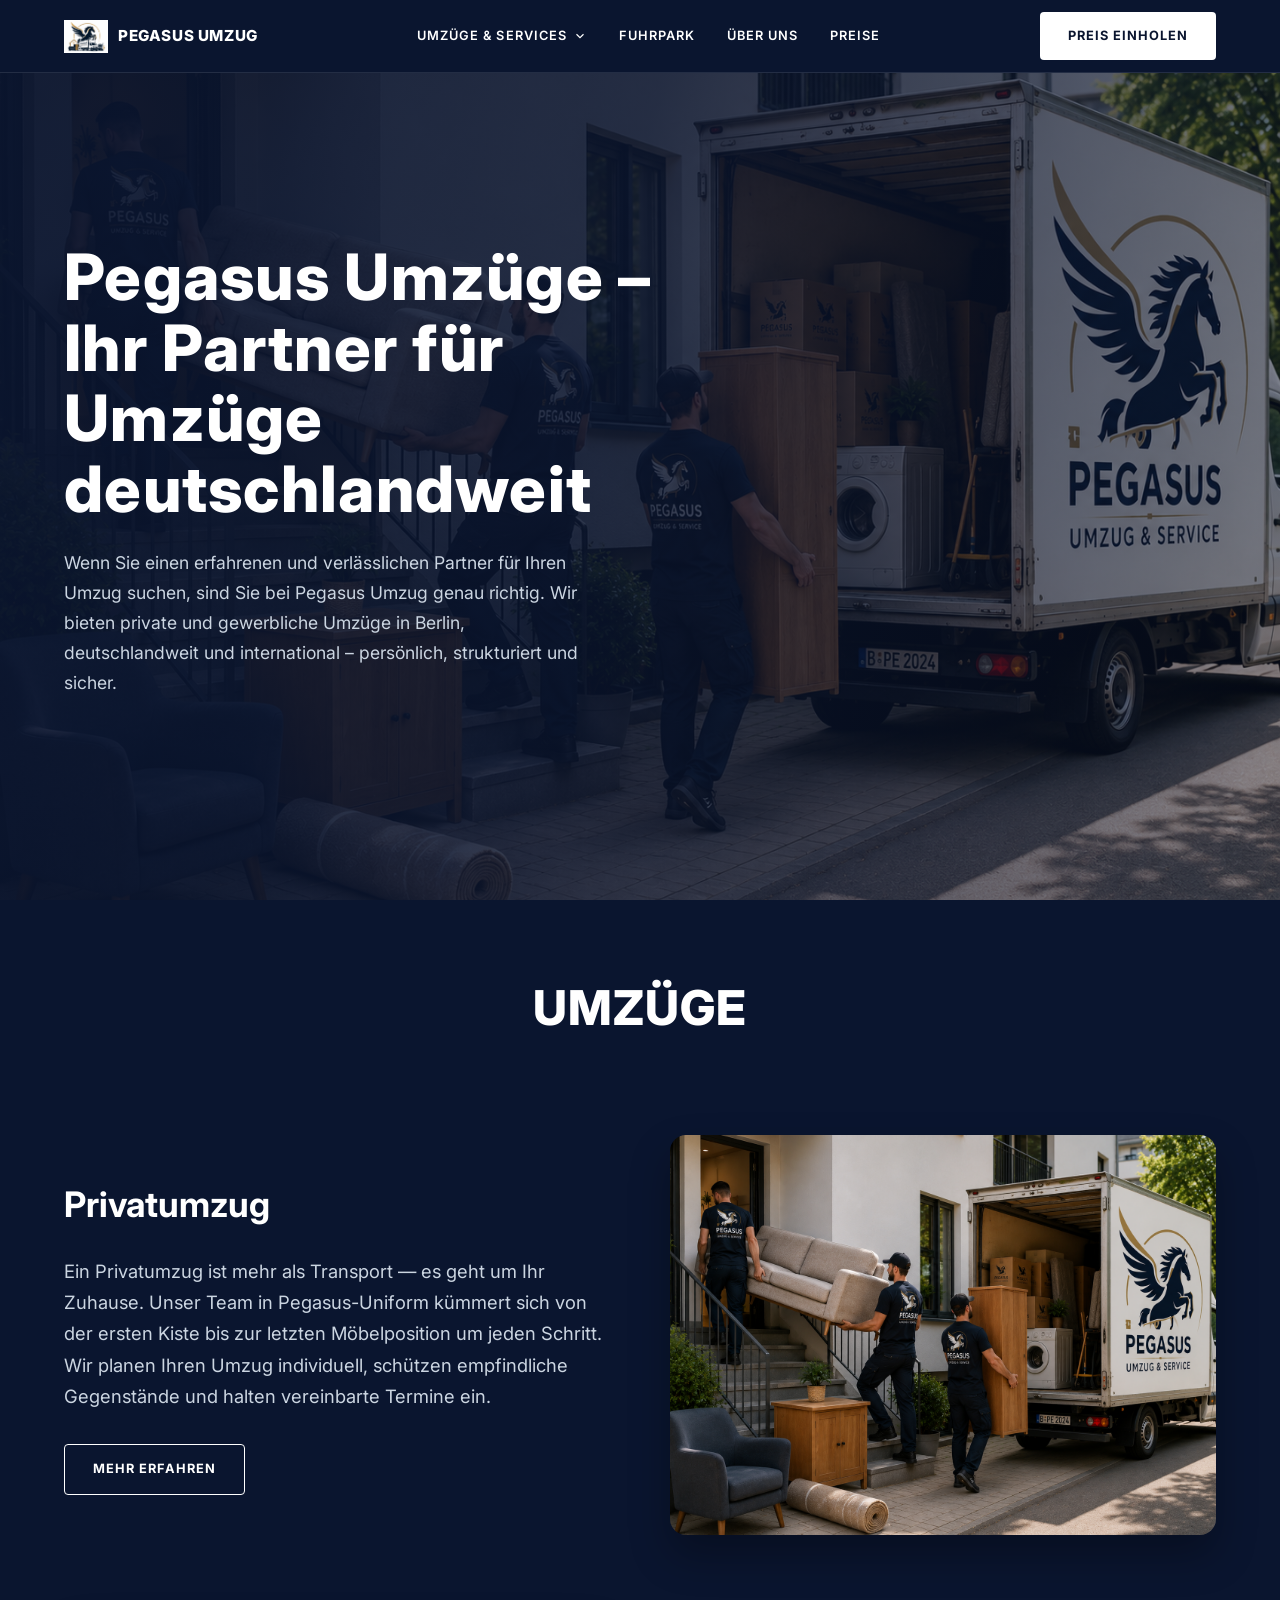
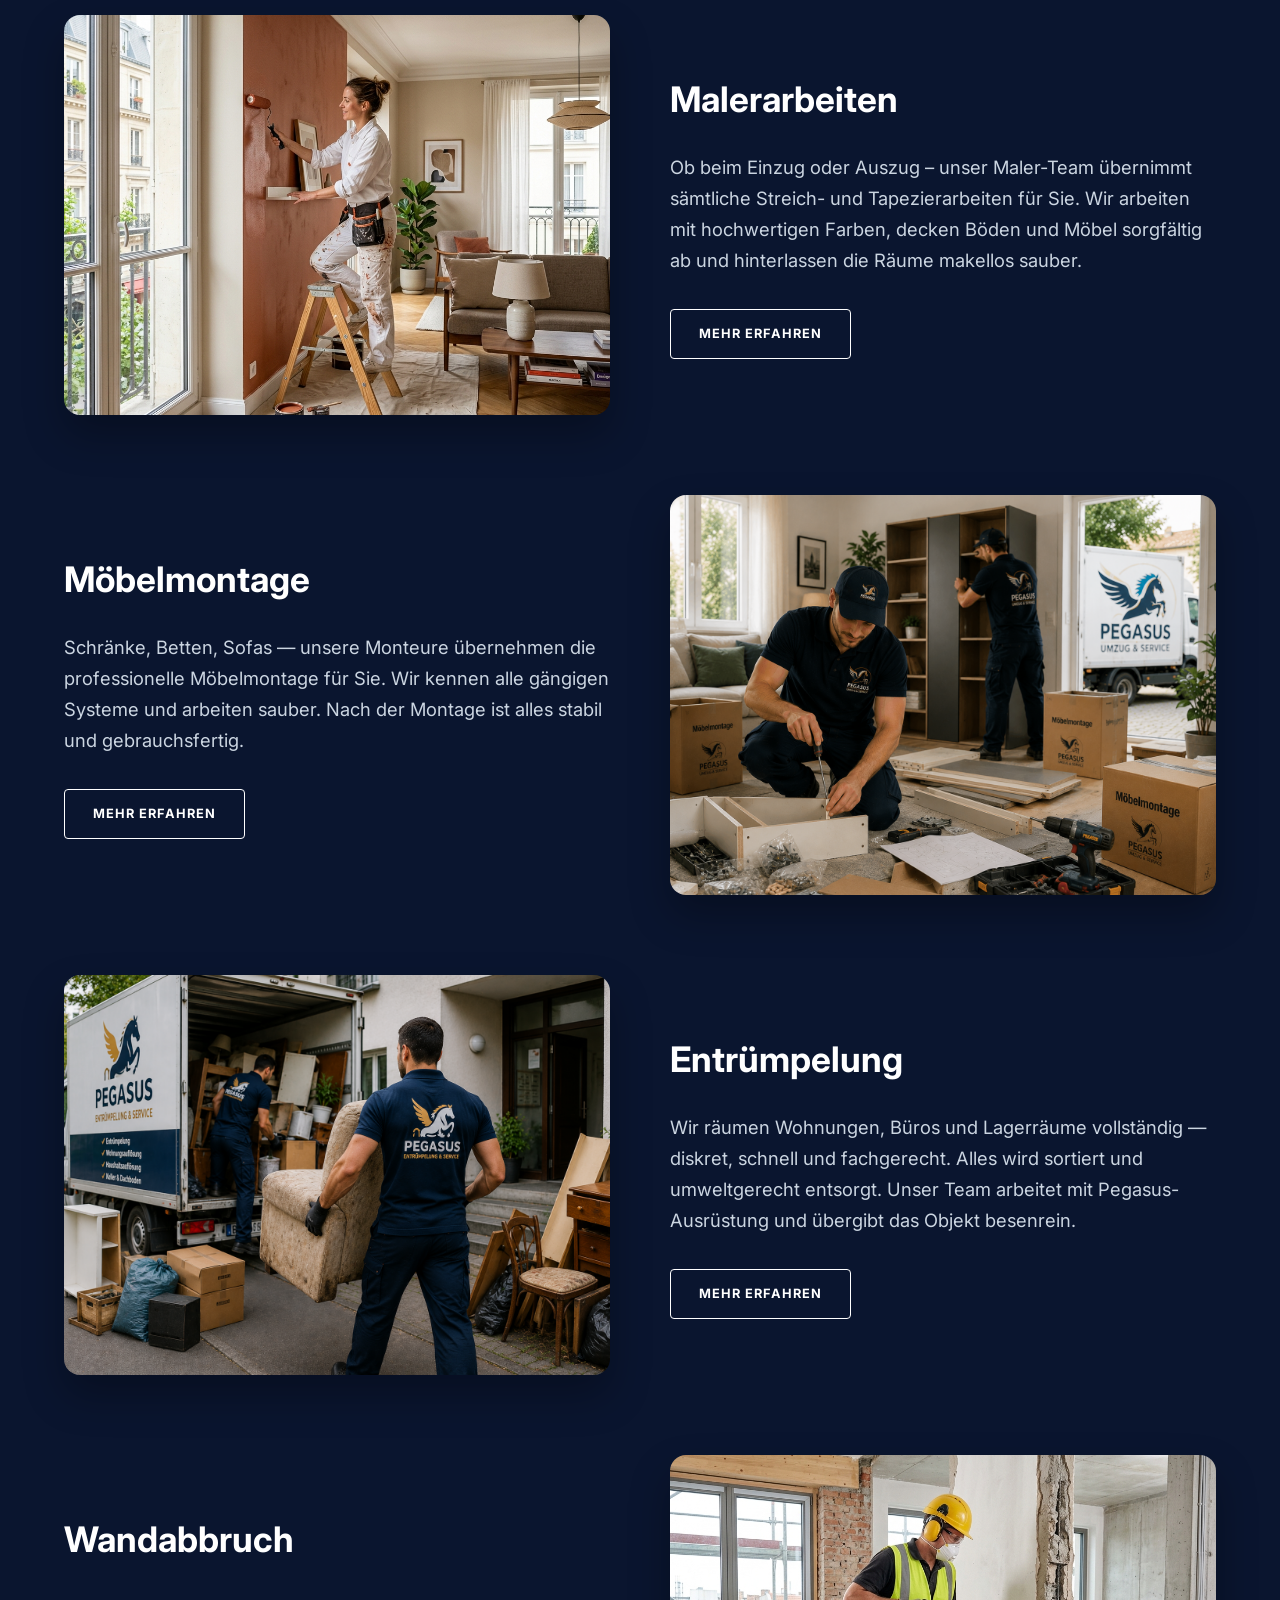
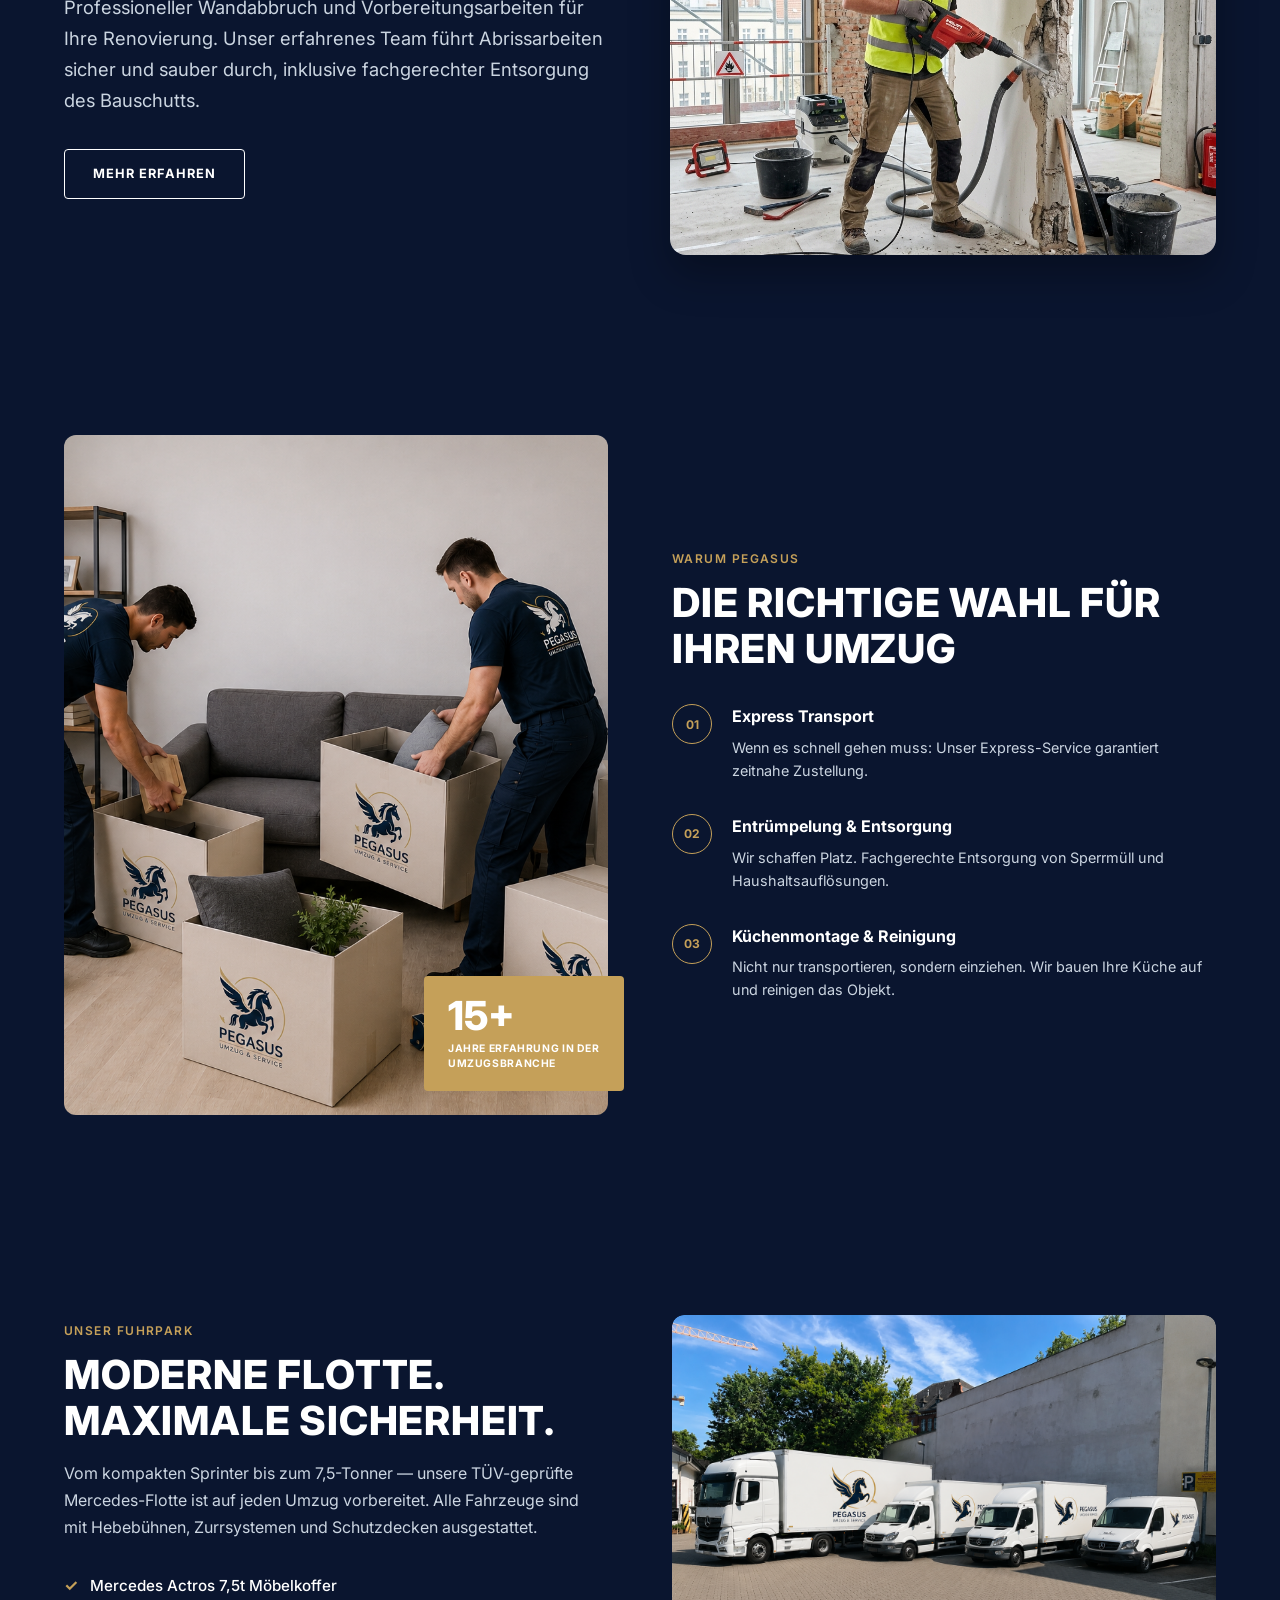
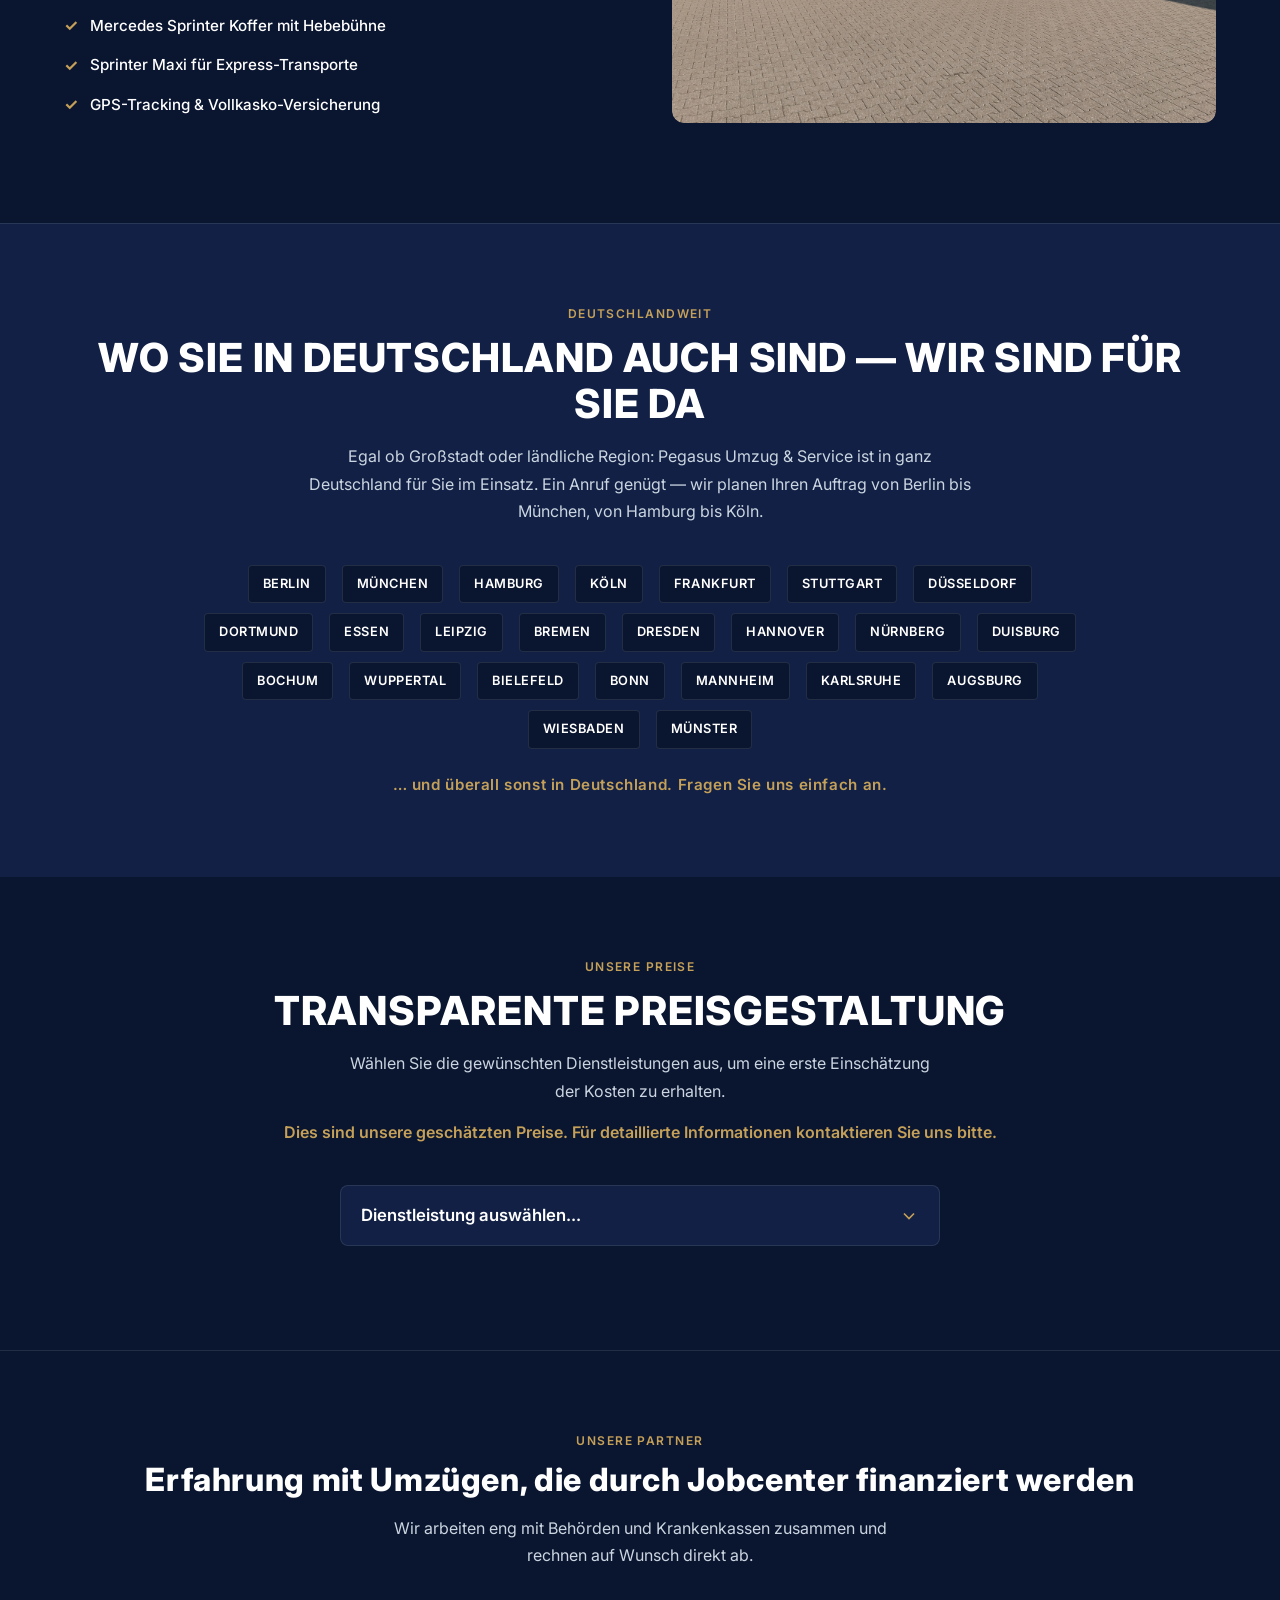
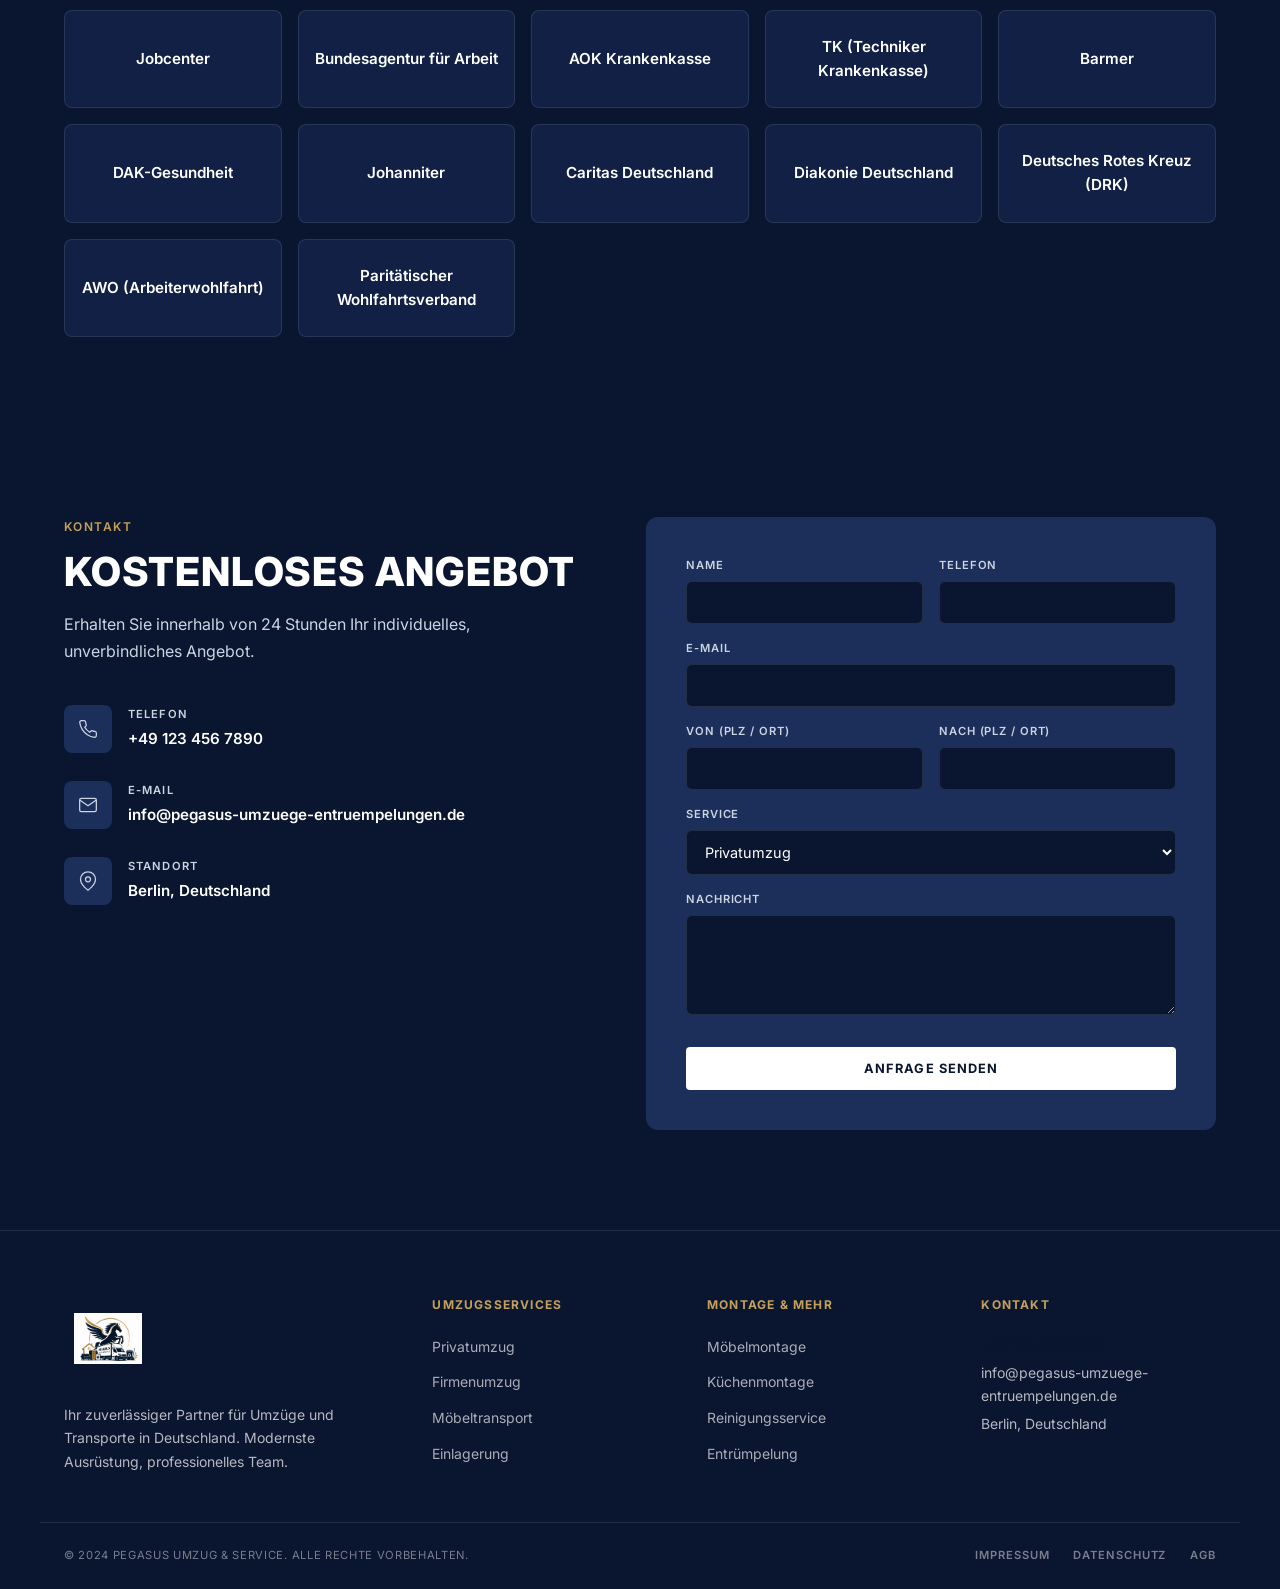
<file: index.html>
<!DOCTYPE html>
<html lang="de">
<head>
  <meta charset="UTF-8" />
  <meta name="viewport" content="width=device-width, initial-scale=1.0" />
  <title>PEGASUS UMZUG — Premium Umzugsservice in Deutschland</title>
  <link rel="preconnect" href="https://fonts.googleapis.com" />
  <link rel="preconnect" href="https://fonts.gstatic.com" crossorigin />
  <link href="https://fonts.googleapis.com/css2?family=Inter:wght@400;500;600;700;800&display=swap" rel="stylesheet" />
  <link rel="stylesheet" href="styles.css?v=4" />
</head>
<body>
  <!-- Header -->
  <header class="header" id="header">

    <div class="container header__inner">
      <a href="index.html" class="logo">
        <img src="images/logo.png" alt="Pegasus Umzug Logo" class="logo__img" />
        <span class="logo__text">PEGASUS UMZUG</span>
      </a>
      <nav class="nav" id="nav">
        <div class="nav__item has-dropdown">
          <a href="#services" class="nav__link">UMZÜGE & SERVICES <svg viewBox="0 0 24 24" width="14" height="14" fill="none" stroke="currentColor" stroke-width="2"><polyline points="6 9 12 15 18 9"/></svg></a>
          <div class="nav__dropdown mega-menu">
            <a href="service.html?s=privatumzug">PRIVATUMZUG</a>
            <a href="service.html?s=firmenumzug">FIRMENUMZUG</a>
            <a href="service.html?s=behoerdenumzug">BEHÖRDENUMZUG</a>
            <a href="service.html?s=seniorenumzug">SENIORENUMZUG</a>
            <a href="service.html?s=moebeltransport">MÖBELTRANSPORT</a>
            <a href="service.html?s=kleintransport">KLEINTRANSPORT</a>
            <a href="service.html?s=transportservice">TRANSPORTSERVICE</a>
            <a href="service.html?s=express-transport">EXPRESS TRANSPORT</a>
            <a href="service.html?s=beiladung">BEILADUNG</a>
            <a href="service.html?s=einlagerung">EINLAGERUNG</a>
            <a href="service.html?s=halteverbotszone">HALTEVERBOTSZONE</a>
            <a href="service.html?s=moebelmontage">MÖBELMONTAGE</a>
            <a href="service.html?s=kuechenmontage">KÜCHENMONTAGE</a>
            <a href="service.html?s=malerarbeiten">MALERARBEITEN</a>
            <a href="service.html?s=wandabbruch">WANDABBRUCH</a>
            <a href="service.html?s=entruempelung">ENTRÜMPELUNG</a>
            <a href="service.html?s=sperrmuellentsorgung">SPERRMÜLL</a>
            <a href="service.html?s=kelleraufloesung">KELLERAUFLÖSUNG</a>
            <a href="service.html?s=haushaltsaufloesung">HAUSHALTSAUFLÖSUNG</a>
            <a href="service.html?s=verpackungsservice">VERPACKUNG</a>
            <a href="service.html?s=reinigungsservice">REINIGUNGSSERVICE</a>
            <a href="service.html?s=gartenreinigung">GARTENREINIGUNG</a>
          </div>
        </div>

        <div class="nav__item">
          <a href="#fuhrpark" class="nav__link">FUHRPARK</a>
        </div>
        <div class="nav__item">
          <a href="#ueber-uns" class="nav__link">ÜBER UNS</a>
        </div>
        <div class="nav__item">
          <a href="#preise" class="nav__link">PREISE</a>
        </div>
      </nav>
      <a href="#kontakt" class="btn btn--primary header__cta">PREIS EINHOLEN</a>
      <button class="menu-toggle" id="menuToggle" aria-label="Menü öffnen">
        <span></span><span></span><span></span>
      </button>
    </div>
  </header>

  <!-- Hero -->
  <section class="hero" id="hero">
    <div class="hero__bg">
      <img src="images/ChatGPT Image 21 May 2026 16_20_04.png" alt="Pegasus Umzug Team" />
      <div class="hero__overlay"></div>
    </div>
    <div class="container hero__inner hero__inner--flex">
      <div class="hero__content">
        <h1 class="hero__title">
          Pegasus Umzüge – Ihr Partner für Umzüge deutschlandweit
        </h1>
        <p class="hero__desc">
          Wenn Sie einen erfahrenen und verlässlichen Partner für Ihren Umzug suchen, sind Sie bei Pegasus Umzug genau richtig. Wir bieten private und gewerbliche Umzüge in Berlin, deutschlandweit und international – persönlich, strukturiert und sicher.
        </p>
      </div>
    </div>
  </section>

  <!-- Services -->
  <section class="services" id="services">
    <div class="container">
      <div class="services__header" style="justify-content: center; text-align: center; margin-bottom: 20px;">
        <h2 class="section-title" style="font-size: 3rem; margin: 0 auto;">UMZÜGE</h2>
      </div>

      <div class="zig-zag">
        <!-- 1. Privatumzug -->
        <div class="zz-row">
          <div class="zz-content">
            <h3>Privatumzug</h3>
            <p>Ein Privatumzug ist mehr als Transport — es geht um Ihr Zuhause. Unser Team in Pegasus-Uniform kümmert sich von der ersten Kiste bis zur letzten Möbelposition um jeden Schritt. Wir planen Ihren Umzug individuell, schützen empfindliche Gegenstände und halten vereinbarte Termine ein.</p>
            <a href="service.html?s=privatumzug" class="btn btn--outline">MEHR ERFAHREN</a>
          </div>
          <div class="zz-image">
            <img src="images/ChatGPT Image 21 May 2026 16_20_04.png" alt="Privatumzug" />
          </div>
        </div>

        <!-- 2. Malerarbeiten -->
        <div class="zz-row">
          <div class="zz-content">
            <h3>Malerarbeiten</h3>
            <p>Ob beim Einzug oder Auszug – unser Maler-Team übernimmt sämtliche Streich- und Tapezierarbeiten für Sie. Wir arbeiten mit hochwertigen Farben, decken Böden und Möbel sorgfältig ab und hinterlassen die Räume makellos sauber.</p>
            <a href="service.html?s=malerarbeiten" class="btn btn--outline">MEHR ERFAHREN</a>
          </div>
          <div class="zz-image">
            <img src="images/malerarbeiten_professional.png" alt="Malerarbeiten" />
          </div>
        </div>

        <!-- 3. Möbelmontage -->
        <div class="zz-row">
          <div class="zz-content">
            <h3>Möbelmontage</h3>
            <p>Schränke, Betten, Sofas — unsere Monteure übernehmen die professionelle Möbelmontage für Sie. Wir kennen alle gängigen Systeme und arbeiten sauber. Nach der Montage ist alles stabil und gebrauchsfertig.</p>
            <a href="service.html?s=moebelmontage" class="btn btn--outline">MEHR ERFAHREN</a>
          </div>
          <div class="zz-image">
            <img src="images/Möbelmontage/ChatGPT Image 21 May 2026 21_52_45.png" alt="Möbelmontage" />
          </div>
        </div>

        <!-- 4. Entrümpelung -->
        <div class="zz-row">
          <div class="zz-content">
            <h3>Entrümpelung</h3>
            <p>Wir räumen Wohnungen, Büros und Lagerräume vollständig — diskret, schnell und fachgerecht. Alles wird sortiert und umweltgerecht entsorgt. Unser Team arbeitet mit Pegasus-Ausrüstung und übergibt das Objekt besenrein.</p>
            <a href="service.html?s=entruempelung" class="btn btn--outline">MEHR ERFAHREN</a>
          </div>
          <div class="zz-image">
            <img src="images/Entrümpelung/ChatGPT Image 21 May 2026 21_06_46.png" alt="Entrümpelung" />
          </div>
        </div>

        <!-- 5. Wandabbruch -->
        <div class="zz-row">
          <div class="zz-content">
            <h3>Wandabbruch</h3>
            <p>Professioneller Wandabbruch und Vorbereitungsarbeiten für Ihre Renovierung. Unser erfahrenes Team führt Abrissarbeiten sicher und sauber durch, inklusive fachgerechter Entsorgung des Bauschutts.</p>
            <a href="service.html?s=wandabbruch" class="btn btn--outline">MEHR ERFAHREN</a>
          </div>
          <div class="zz-image">
            <img src="images/wandabbruch_professional.png" alt="Wandabbruch" />
          </div>
        </div>
      </div>


    </div>
  </section>

  <!-- Why Pegasus -->
  <section class="why" id="ueber-uns">
    <div class="container why__inner">
      <div class="why__image-wrap">
        <img src="images/ChatGPT Image 21 May 2026 16_37_24.png" alt="Pegasus Team beim Verpacken" class="why__image" />
        <div class="why__badge">
          <span class="why__badge-num">15+</span>
          <span class="why__badge-text">JAHRE ERFAHRUNG IN DER UMZUGSBRANCHE</span>
        </div>
      </div>
      <div class="why__content">
        <p class="label">WARUM PEGASUS</p>
        <h2 class="section-title">DIE RICHTIGE WAHL FÜR IHREN UMZUG</h2>
        <div class="why__features">
          <div class="why__feature">
            <span class="why__num">01</span>
            <div>
              <h3>Express Transport</h3>
              <p>Wenn es schnell gehen muss: Unser Express-Service garantiert zeitnahe Zustellung.</p>
            </div>
          </div>
          <div class="why__feature">
            <span class="why__num">02</span>
            <div>
              <h3>Entrümpelung & Entsorgung</h3>
              <p>Wir schaffen Platz. Fachgerechte Entsorgung von Sperrmüll und Haushaltsauflösungen.</p>
            </div>
          </div>
          <div class="why__feature">
            <span class="why__num">03</span>
            <div>
              <h3>Küchenmontage & Reinigung</h3>
              <p>Nicht nur transportieren, sondern einziehen. Wir bauen Ihre Küche auf und reinigen das Objekt.</p>
            </div>
          </div>
        </div>
      </div>
    </div>
  </section>

  <!-- Fleet -->
  <section class="fleet" id="fuhrpark">
    <div class="container fleet__inner">
      <div class="fleet__content">
        <p class="label">UNSER FUHRPARK</p>
        <h2 class="section-title">MODERNE FLOTTE. MAXIMALE SICHERHEIT.</h2>
        <p class="section-desc">
          Vom kompakten Sprinter bis zum 7,5-Tonner — unsere TÜV-geprüfte Mercedes-Flotte ist auf jeden Umzug vorbereitet. Alle Fahrzeuge sind mit Hebebühnen, Zurrsystemen und Schutzdecken ausgestattet.
        </p>
        <ul class="fleet__list">
          <li>Mercedes Actros 7,5t Möbelkoffer</li>
          <li>Mercedes Sprinter Koffer mit Hebebühne</li>
          <li>Sprinter Maxi für Express-Transporte</li>
          <li>GPS-Tracking & Vollkasko-Versicherung</li>
        </ul>
      </div>
      <div class="fleet__image-wrap">
        <img src="images/araclar.png" alt="Pegasus Fuhrpark" class="fleet__image" />
      </div>
    </div>
  </section>

  <!-- Deutschlandweit -->
  <section class="coverage" id="einsatzgebiet">
    <div class="container coverage__inner">
      <p class="label">DEUTSCHLANDWEIT</p>
      <h2 class="section-title">WO SIE IN DEUTSCHLAND AUCH SIND — WIR SIND FÜR SIE DA</h2>
      <p class="section-desc coverage__lead">
        Egal ob Großstadt oder ländliche Region: Pegasus Umzug & Service ist in ganz Deutschland für Sie im Einsatz. Ein Anruf genügt — wir planen Ihren Auftrag von Berlin bis München, von Hamburg bis Köln.
      </p>
      <div class="coverage__cities">
        <span>Berlin</span><span>München</span><span>Hamburg</span><span>Köln</span>
        <span>Frankfurt</span><span>Stuttgart</span><span>Düsseldorf</span><span>Dortmund</span>
        <span>Essen</span><span>Leipzig</span><span>Bremen</span><span>Dresden</span>
        <span>Hannover</span><span>Nürnberg</span><span>Duisburg</span><span>Bochum</span>
        <span>Wuppertal</span><span>Bielefeld</span><span>Bonn</span><span>Mannheim</span>
        <span>Karlsruhe</span><span>Augsburg</span><span>Wiesbaden</span><span>Münster</span>
      </div>
      <p class="coverage__note">… und überall sonst in Deutschland. Fragen Sie uns einfach an.</p>
    </div>
  </section>

  <!-- Preise -->
  <section class="pricing" id="preise">
    <div class="container pricing__inner">
      <div class="pricing__header" style="text-align: center; margin-bottom: 40px;">
        <p class="label">UNSERE PREISE</p>
        <h2 class="section-title">TRANSPARENTE PREISGESTALTUNG</h2>
        <p class="section-desc" style="max-width: 600px; margin: 0 auto;">
          Wählen Sie die gewünschten Dienstleistungen aus, um eine erste Einschätzung der Kosten zu erhalten. 
        </p>
        <p class="pricing__note" style="color: var(--gold); font-weight: 600; margin-top: 15px;">
          Dies sind unsere geschätzten Preise. Für detaillierte Informationen kontaktieren Sie uns bitte.
        </p>
      </div>
      
      <div class="pricing-modern">
        <div class="ps-dropdown" id="psDropdown">
          <div class="ps-dropdown__header" id="psDropdownHeader">
            <span>Dienstleistung auswählen...</span>
            <svg viewBox="0 0 24 24" width="20" height="20" fill="none" stroke="currentColor" stroke-width="2"><path d="M6 9l6 6 6-6"/></svg>
          </div>
          <div class="ps-dropdown__list" id="psDropdownList">
            <label class="ps-item"><input type="checkbox" class="ps-cb" value="399" data-name="Privatumzug" data-price="ab 399 €" /> <span class="ps-name">Privatumzug</span></label>
            <label class="ps-item"><input type="checkbox" class="ps-cb" value="990" data-name="Firmenumzug" data-price="ab 990 €" /> <span class="ps-name">Firmenumzug</span></label>
            <label class="ps-item"><input type="checkbox" class="ps-cb" value="790" data-name="Behördenumzug" data-price="ab 790 €" /> <span class="ps-name">Behördenumzug</span></label>
            <label class="ps-item"><input type="checkbox" class="ps-cb" value="590" data-name="Seniorenumzug" data-price="ab 590 €" /> <span class="ps-name">Seniorenumzug</span></label>
            <label class="ps-item"><input type="checkbox" class="ps-cb" value="89" data-name="Möbeltransport" data-price="ab 89 €" /> <span class="ps-name">Möbeltransport</span></label>
            <label class="ps-item"><input type="checkbox" class="ps-cb" value="69" data-name="Kleintransport" data-price="ab 69 €" /> <span class="ps-name">Kleintransport</span></label>
            <label class="ps-item"><input type="checkbox" class="ps-cb" value="79" data-name="Transportservice" data-price="ab 79 €" /> <span class="ps-name">Transportservice</span></label>
            <label class="ps-item"><input type="checkbox" class="ps-cb" value="149" data-name="Express Transport" data-price="ab 149 €" /> <span class="ps-name">Express Transport</span></label>
            <label class="ps-item"><input type="checkbox" class="ps-cb" value="59" data-name="Beiladung" data-price="ab 59 €" /> <span class="ps-name">Beiladung</span></label>
            <label class="ps-item"><input type="checkbox" class="ps-cb" value="49" data-name="Einlagerung" data-price="ab 49 €/Monat" /> <span class="ps-name">Einlagerung</span></label>
            <label class="ps-item"><input type="checkbox" class="ps-cb" value="120" data-name="Halteverbotszone" data-price="ab 120 €" /> <span class="ps-name">Halteverbotszone</span></label>
            <label class="ps-item"><input type="checkbox" class="ps-cb" value="79" data-name="Möbelmontage" data-price="ab 79 €" /> <span class="ps-name">Möbelmontage</span></label>
            <label class="ps-item"><input type="checkbox" class="ps-cb" value="299" data-name="Küchenmontage" data-price="ab 299 €" /> <span class="ps-name">Küchenmontage</span></label>
            <label class="ps-item"><input type="checkbox" class="ps-cb" value="49" data-name="Verpackung" data-price="ab 49 €" /> <span class="ps-name">Verpackung</span></label>
            <label class="ps-item"><input type="checkbox" class="ps-cb" value="10" data-name="Malerarbeiten" data-price="ab 10 €/m²" /> <span class="ps-name">Malerarbeiten</span></label>
            <label class="ps-item"><input type="checkbox" class="ps-cb" value="29" data-name="Reinigungservice" data-price="ab 29 €/h" /> <span class="ps-name">Reinigungservice</span></label>
            <label class="ps-item"><input type="checkbox" class="ps-cb" value="149" data-name="Gartenreinigung" data-price="ab 149 €" /> <span class="ps-name">Gartenreinigung</span></label>
            <label class="ps-item"><input type="checkbox" class="ps-cb" value="40" data-name="Wandabbruch" data-price="ab 40 €/m²" /> <span class="ps-name">Wandabbruch</span></label>
            <label class="ps-item"><input type="checkbox" class="ps-cb" value="299" data-name="Entrümpelung" data-price="ab 299 €" /> <span class="ps-name">Entrümpelung</span></label>
            <label class="ps-item"><input type="checkbox" class="ps-cb" value="249" data-name="Kellerauflösung" data-price="ab 249 €" /> <span class="ps-name">Kellerauflösung</span></label>
            <label class="ps-item"><input type="checkbox" class="ps-cb" value="89" data-name="Sperrmüll" data-price="ab 89 €" /> <span class="ps-name">Sperrmüll</span></label>
            <label class="ps-item"><input type="checkbox" class="ps-cb" value="790" data-name="Haushaltsauflösung" data-price="ab 790 €" /> <span class="ps-name">Haushaltsauflösung</span></label>
          </div>
        </div>

        <div class="ps-summary" id="psSummary" style="display: none;">
          <h3>Ausgewählte Dienstleistungen</h3>
          <ul class="ps-summary__list" id="psSummaryList">
            <!-- JS will inject here -->
          </ul>
          <div class="ps-summary__total">
            <span>Geschätzte Gesamtkosten</span>
            <strong>ab <span id="psTotalPrice">0</span> €</strong>
          </div>
          <a href="#kontakt" class="btn btn--primary btn--full" style="margin-top: 24px;">JETZT ANFRAGEN</a>
        </div>
      </div>
    </div>
  </section>

  <!-- Partners -->
  <section class="partners" id="partner">
    <div class="container partners__inner">
      <p class="label">UNSERE PARTNER</p>
      <h2 class="section-title" style="text-transform: none; font-size: 2rem;">Erfahrung mit Umzügen, die durch Jobcenter finanziert werden</h2>
      <p class="section-desc" style="margin: 0 auto;">Wir arbeiten eng mit Behörden und Krankenkassen zusammen und rechnen auf Wunsch direkt ab.</p>
      <div class="partners__grid">
        <div class="partner-card">Jobcenter</div>
        <div class="partner-card">Bundesagentur für Arbeit</div>
        <div class="partner-card">AOK Krankenkasse</div>
        <div class="partner-card">TK (Techniker Krankenkasse)</div>
        <div class="partner-card">Barmer</div>
        <div class="partner-card">DAK-Gesundheit</div>
        <div class="partner-card">Johanniter</div>
        <div class="partner-card">Caritas Deutschland</div>
        <div class="partner-card">Diakonie Deutschland</div>
        <div class="partner-card">Deutsches Rotes Kreuz (DRK)</div>
        <div class="partner-card">AWO (Arbeiterwohlfahrt)</div>
        <div class="partner-card">Paritätischer Wohlfahrtsverband</div>
      </div>
    </div>
  </section>

  <!-- Contact -->
  <section class="contact" id="kontakt">
    <div class="container contact__inner">
      <div class="contact__info">
        <p class="label">KONTAKT</p>
        <h2 class="section-title">KOSTENLOSES ANGEBOT</h2>
        <p class="section-desc">Erhalten Sie innerhalb von 24 Stunden Ihr individuelles, unverbindliches Angebot.</p>
        <div class="contact__details">
          <div class="contact__item">
            <div class="contact__icon">
              <svg viewBox="0 0 24 24" fill="none" stroke="currentColor" stroke-width="1.5"><path d="M22 16.92v3a2 2 0 01-2.18 2 19.79 19.79 0 01-8.63-3.07 19.5 19.5 0 01-6-6 19.79 19.79 0 01-3.07-8.67A2 2 0 014.11 2h3a2 2 0 012 1.72c.127.96.361 1.903.7 2.81a2 2 0 01-.45 2.11L8.09 9.91a16 16 0 006 6l1.27-1.27a2 2 0 012.11-.45c.907.339 1.85.573 2.81.7A2 2 0 0122 16.92z"/></svg>
            </div>
            <div>
              <span class="contact__label">TELEFON</span>
              <a href="tel:+491234567890">+49 123 456 7890</a>
            </div>
          </div>
          <div class="contact__item">
            <div class="contact__icon">
              <svg viewBox="0 0 24 24" fill="none" stroke="currentColor" stroke-width="1.5"><path d="M4 4h16c1.1 0 2 .9 2 2v12c0 1.1-.9 2-2 2H4c-1.1 0-2-.9-2-2V6c0-1.1.9-2 2-2z"/><polyline points="22,6 12,13 2,6"/></svg>
            </div>
            <div>
              <span class="contact__label">E-MAIL</span>
              <a href="mailto:info@pegasus-umzuege-entruempelungen.de">info@pegasus-umzuege-entruempelungen.de</a>
            </div>
          </div>
          <div class="contact__item">
            <div class="contact__icon">
              <svg viewBox="0 0 24 24" fill="none" stroke="currentColor" stroke-width="1.5"><path d="M21 10c0 7-9 13-9 13s-9-6-9-13a9 9 0 0118 0z"/><circle cx="12" cy="10" r="3"/></svg>
            </div>
            <div>
              <span class="contact__label">STANDORT</span>
              <span>Berlin, Deutschland</span>
            </div>
          </div>
        </div>
      </div>
      <form class="contact__form" id="contactForm" onsubmit="return false;">
        <div class="form-row">
          <div class="form-group">
            <label for="name">NAME</label>
            <input type="text" id="name" name="name" required />
          </div>
          <div class="form-group">
            <label for="phone">TELEFON</label>
            <input type="tel" id="phone" name="phone" required />
          </div>
        </div>
        <div class="form-group">
          <label for="email">E-MAIL</label>
          <input type="email" id="email" name="email" required />
        </div>
        <div class="form-row">
          <div class="form-group">
            <label for="from">VON (PLZ / ORT)</label>
            <input type="text" id="from" name="from" />
          </div>
          <div class="form-group">
            <label for="to">NACH (PLZ / ORT)</label>
            <input type="text" id="to" name="to" />
          </div>
        </div>
        <div class="form-group">
          <label for="service">SERVICE</label>
          <select id="service" name="service"></select>
        </div>
        <div class="form-group">
          <label for="message">NACHRICHT</label>
          <textarea id="message" name="message" rows="4"></textarea>
        </div>
        <button type="submit" class="btn btn--primary btn--full">ANFRAGE SENDEN</button>
      </form>
    </div>
  </section>

  <!-- Footer -->
  <footer class="footer">
    <div class="container footer__grid">
      <div class="footer__brand">
        <div class="footer__logo-box">
          <img src="images/logo.png" alt="Pegasus Umzug Logo" class="footer__logo" />
        </div>
        <p>Ihr zuverlässiger Partner für Umzüge und Transporte in Deutschland. Modernste Ausrüstung, professionelles Team.</p>
      </div>
      <div class="footer__col">
        <h4>UMZUGSSERVICES</h4>
        <ul>
          <li><a href="service.html?s=privatumzug">Privatumzug</a></li>
          <li><a href="service.html?s=firmenumzug">Firmenumzug</a></li>
          <li><a href="service.html?s=moebeltransport">Möbeltransport</a></li>
          <li><a href="service.html?s=einlagerung">Einlagerung</a></li>
        </ul>
      </div>
      <div class="footer__col">
        <h4>MONTAGE & MEHR</h4>
        <ul>
          <li><a href="service.html?s=moebelmontage">Möbelmontage</a></li>
          <li><a href="service.html?s=kuechenmontage">Küchenmontage</a></li>
          <li><a href="service.html?s=reinigungsservice">Reinigungsservice</a></li>
          <li><a href="service.html?s=entruempelung">Entrümpelung</a></li>
        </ul>
      </div>
      <div class="footer__col">
        <h4>KONTAKT</h4>
        <p class="footer__phone">+49 123 456 7890</p>
        <p>info@pegasus-umzuege-entruempelungen.de</p>
        <p>Berlin, Deutschland</p>
      </div>
    </div>
    <div class="container footer__bottom">
      <p>© 2024 PEGASUS UMZUG & SERVICE. ALLE RECHTE VORBEHALTEN.</p>
      <div class="footer__legal">
        <a href="#">IMPRESSUM</a>
        <a href="#">DATENSCHUTZ</a>
        <a href="#">AGB</a>
      </div>
    </div>
  </footer>

  <script src="services-data.js?v=5"></script>
  <script src="form.js?v=4"></script>
  <script src="script.js?v=6"></script>
</body>
</html>
</file>
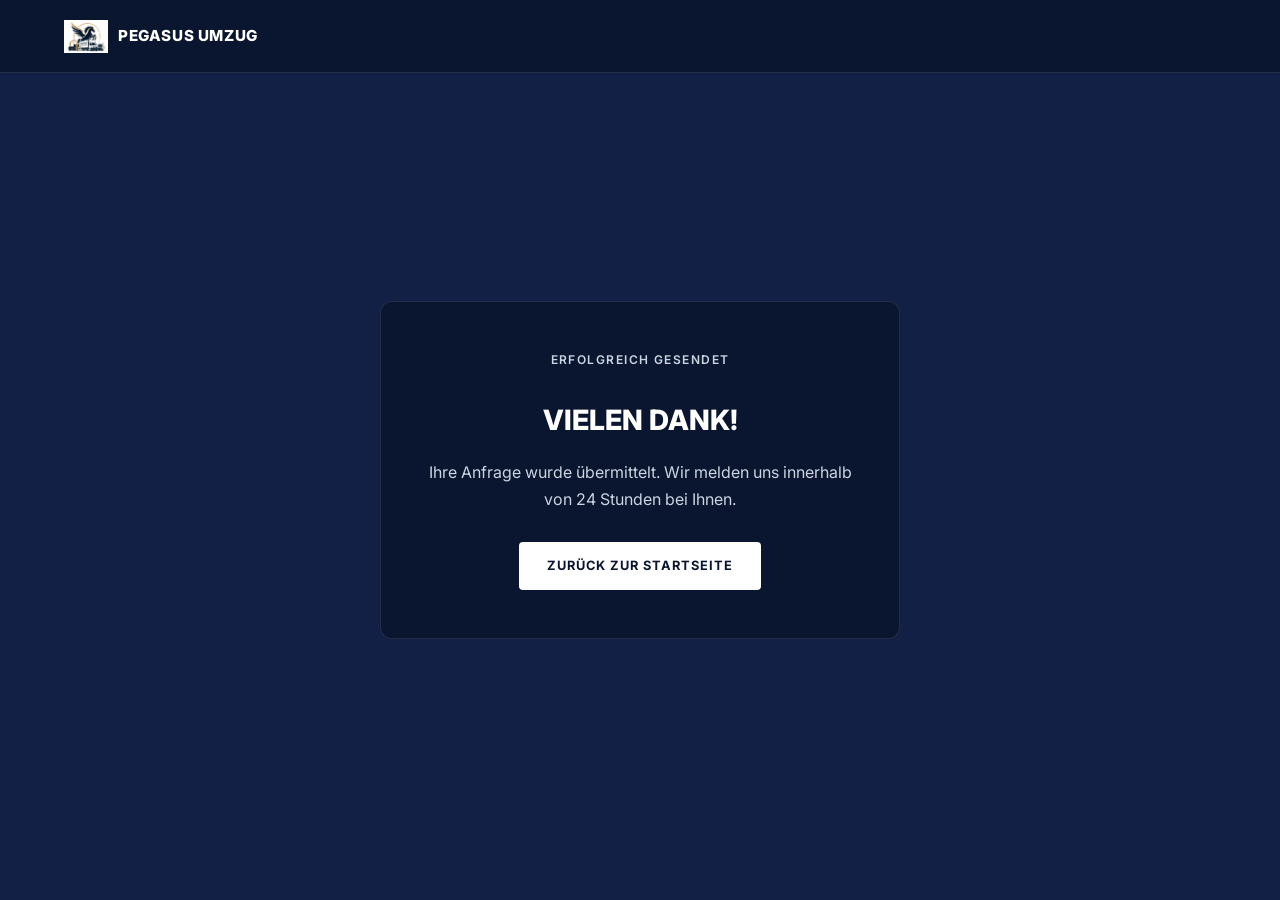
<file: danke.html>
<!DOCTYPE html>
<html lang="de">
<head>
  <meta charset="UTF-8" />
  <meta name="viewport" content="width=device-width, initial-scale=1.0" />
  <title>Vielen Dank — PEGASUS UMZUG</title>
  <link rel="preconnect" href="https://fonts.googleapis.com" />
  <link rel="preconnect" href="https://fonts.gstatic.com" crossorigin />
  <link href="https://fonts.googleapis.com/css2?family=Inter:wght@400;600;700;800&display=swap" rel="stylesheet" />
  <link rel="stylesheet" href="styles.css" />
  <style>
    .danke {
      min-height: 100vh;
      display: flex;
      align-items: center;
      justify-content: center;
      padding: 120px 24px 80px;
      text-align: center;
      background: var(--gray-50);
    }
    .danke__box {
      max-width: 520px;
      background: var(--white);
      padding: 48px 40px;
      border-radius: 12px;
      border: 1px solid var(--gray-200);
    }
    .danke h1 {
      font-size: 1.75rem;
      font-weight: 800;
      text-transform: uppercase;
      color: var(--navy);
      margin-bottom: 16px;
    }
    .danke p { color: var(--gray-600); line-height: 1.7; margin-bottom: 28px; }
  </style>
</head>
<body>
  <header class="header">
    <div class="container header__inner">
      <a href="index.html" class="logo">
        <img src="images/logo.png" alt="Pegasus Umzug Logo" class="logo__img" />
        <span class="logo__text">PEGASUS UMZUG</span>
      </a>
    </div>
  </header>

  <section class="danke">
    <div class="danke__box">
      <p class="label">ERFOLGREICH GESENDET</p>
      <h1>Vielen Dank!</h1>
      <p>
        Ihre Anfrage wurde übermittelt. Wir melden uns innerhalb von 24 Stunden bei Ihnen.
      </p>
      <a href="index.html" class="btn btn--primary">ZURÜCK ZUR STARTSEITE</a>
    </div>
  </section>
</body>
</html>
</file>
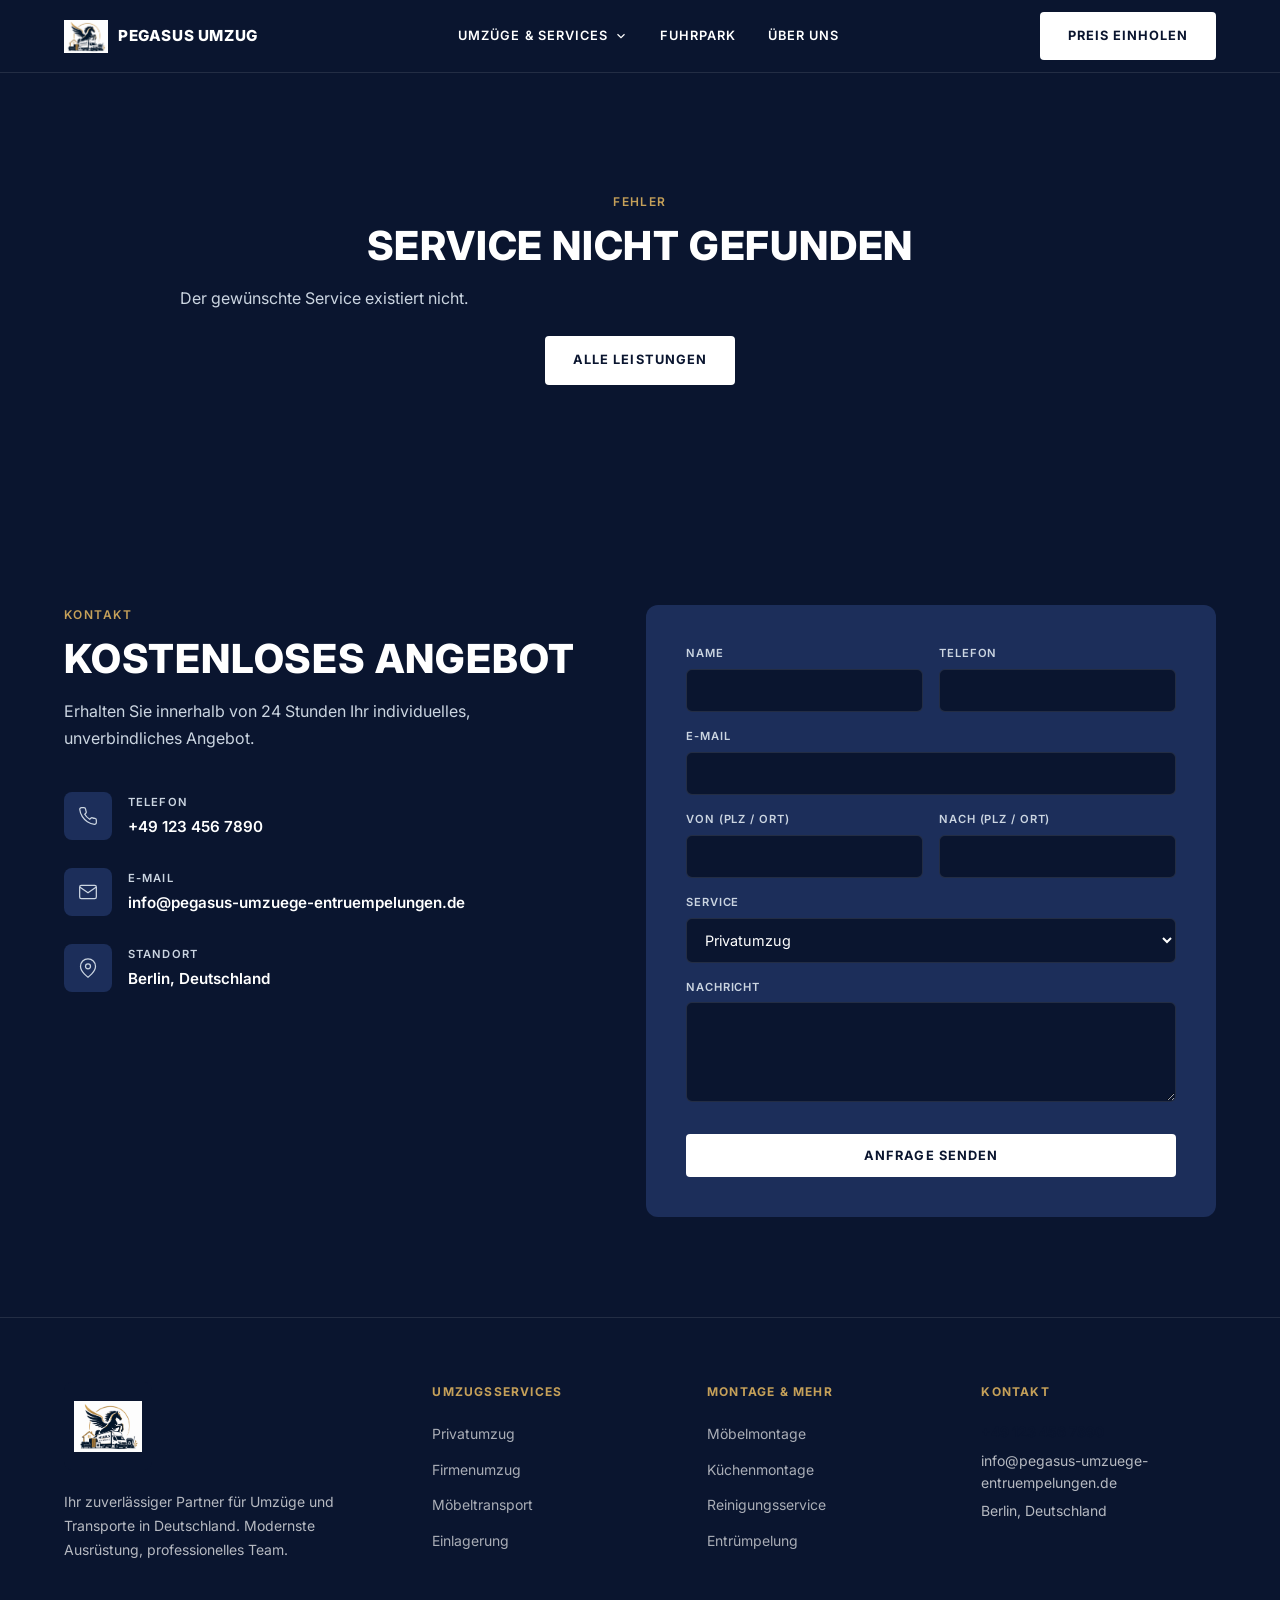
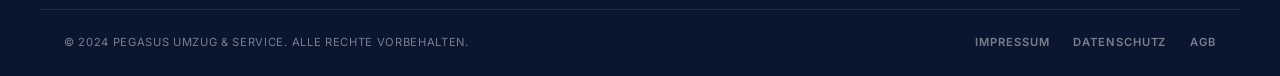
<file: service.html>
<!DOCTYPE html>
<html lang="de">
<head>
  <meta charset="UTF-8" />
  <meta name="viewport" content="width=device-width, initial-scale=1.0" />
  <title>Service — PEGASUS UMZUG</title>
  <link rel="preconnect" href="https://fonts.googleapis.com" />
  <link rel="preconnect" href="https://fonts.gstatic.com" crossorigin />
  <link href="https://fonts.googleapis.com/css2?family=Inter:wght@400;500;600;700;800&display=swap" rel="stylesheet" />
  <link rel="stylesheet" href="styles.css" />
</head>
<body>
  <header class="header" id="header">
    <div class="container header__inner">
      <a href="index.html" class="logo">
        <img src="images/logo.png" alt="Pegasus Umzug Logo" class="logo__img" />
        <span class="logo__text">PEGASUS UMZUG</span>
      </a>
      <nav class="nav" id="nav">
        <div class="nav__item has-dropdown">
          <a href="index.html#services" class="nav__link">UMZÜGE & SERVICES <svg viewBox="0 0 24 24" width="14" height="14" fill="none" stroke="currentColor" stroke-width="2"><polyline points="6 9 12 15 18 9"/></svg></a>
          <div class="nav__dropdown mega-menu">
            <a href="service.html?s=privatumzug">PRIVATUMZUG</a>
            <a href="service.html?s=firmenumzug">FIRMENUMZUG</a>
            <a href="service.html?s=behoerdenumzug">BEHÖRDENUMZUG</a>
            <a href="service.html?s=seniorenumzug">SENIORENUMZUG</a>
            <a href="service.html?s=moebeltransport">MÖBELTRANSPORT</a>
            <a href="service.html?s=kleintransport">KLEINTRANSPORT</a>
            <a href="service.html?s=transportservice">TRANSPORTSERVICE</a>
            <a href="service.html?s=express-transport">EXPRESS TRANSPORT</a>
            <a href="service.html?s=beiladung">BEILADUNG</a>
            <a href="service.html?s=einlagerung">EINLAGERUNG</a>
            <a href="service.html?s=halteverbotszone">HALTEVERBOTSZONE</a>
            <a href="service.html?s=moebelmontage">MÖBELMONTAGE</a>
            <a href="service.html?s=kuechenmontage">KÜCHENMONTAGE</a>
            <a href="service.html?s=malerarbeiten">MALERARBEITEN</a>
            <a href="service.html?s=wandabbruch">WANDABBRUCH</a>
            <a href="service.html?s=entruempelung">ENTRÜMPELUNG</a>
            <a href="service.html?s=sperrmuellentsorgung">SPERRMÜLL</a>
            <a href="service.html?s=kelleraufloesung">KELLERAUFLÖSUNG</a>
            <a href="service.html?s=haushaltsaufloesung">HAUSHALTSAUFLÖSUNG</a>
            <a href="service.html?s=verpackungsservice">VERPACKUNG</a>
            <a href="service.html?s=reinigungsservice">REINIGUNGSSERVICE</a>
            <a href="service.html?s=gartenreinigung">GARTENREINIGUNG</a>
          </div>
        </div>

        <div class="nav__item">
          <a href="index.html#fuhrpark" class="nav__link">FUHRPARK</a>
        </div>
        <div class="nav__item">
          <a href="index.html#ueber-uns" class="nav__link">ÜBER UNS</a>
        </div>
      </nav>
      <a href="#kontakt" class="btn btn--primary header__cta">PREIS EINHOLEN</a>
      <button class="menu-toggle" id="menuToggle" aria-label="Menü öffnen">
        <span></span><span></span><span></span>
      </button>
    </div>
  </header>

  <main id="serviceMain">
    <!-- Filled by service-page.js -->
  </main>

  <section class="contact" id="kontakt">
    <div class="container contact__inner">
      <div class="contact__info">
        <p class="label">KONTAKT</p>
        <h2 class="section-title">KOSTENLOSES ANGEBOT</h2>
        <p class="section-desc">Erhalten Sie innerhalb von 24 Stunden Ihr individuelles, unverbindliches Angebot.</p>
        <div class="contact__details">
          <div class="contact__item">
            <div class="contact__icon">
              <svg viewBox="0 0 24 24" fill="none" stroke="currentColor" stroke-width="1.5"><path d="M22 16.92v3a2 2 0 01-2.18 2 19.79 19.79 0 01-8.63-3.07 19.5 19.5 0 01-6-6 19.79 19.79 0 01-3.07-8.67A2 2 0 014.11 2h3a2 2 0 012 1.72c.127.96.361 1.903.7 2.81a2 2 0 01-.45 2.11L8.09 9.91a16 16 0 006 6l1.27-1.27a2 2 0 012.11-.45c.907.339 1.85.573 2.81.7A2 2 0 0122 16.92z"/></svg>
            </div>
            <div>
              <span class="contact__label">TELEFON</span>
              <a href="tel:+491234567890">+49 123 456 7890</a>
            </div>
          </div>
          <div class="contact__item">
            <div class="contact__icon">
              <svg viewBox="0 0 24 24" fill="none" stroke="currentColor" stroke-width="1.5"><path d="M4 4h16c1.1 0 2 .9 2 2v12c0 1.1-.9 2-2 2H4c-1.1 0-2-.9-2-2V6c0-1.1.9-2 2-2z"/><polyline points="22,6 12,13 2,6"/></svg>
            </div>
            <div>
              <span class="contact__label">E-MAIL</span>
              <a href="mailto:info@pegasus-umzuege-entruempelungen.de">info@pegasus-umzuege-entruempelungen.de</a>
            </div>
          </div>
          <div class="contact__item">
            <div class="contact__icon">
              <svg viewBox="0 0 24 24" fill="none" stroke="currentColor" stroke-width="1.5"><path d="M21 10c0 7-9 13-9 13s-9-6-9-13a9 9 0 0118 0z"/><circle cx="12" cy="10" r="3"/></svg>
            </div>
            <div>
              <span class="contact__label">STANDORT</span>
              <span>Berlin, Deutschland</span>
            </div>
          </div>
        </div>
      </div>
      <form class="contact__form" id="contactForm" onsubmit="return false;">
        <div class="form-row">
          <div class="form-group">
            <label for="name">NAME</label>
            <input type="text" id="name" name="name" required />
          </div>
          <div class="form-group">
            <label for="phone">TELEFON</label>
            <input type="tel" id="phone" name="phone" required />
          </div>
        </div>
        <div class="form-group">
          <label for="email">E-MAIL</label>
          <input type="email" id="email" name="email" required />
        </div>
        <div class="form-row">
          <div class="form-group">
            <label for="from">VON (PLZ / ORT)</label>
            <input type="text" id="from" name="from" />
          </div>
          <div class="form-group">
            <label for="to">NACH (PLZ / ORT)</label>
            <input type="text" id="to" name="to" />
          </div>
        </div>
        <div class="form-group">
          <label for="service">SERVICE</label>
          <select id="service" name="service"></select>
        </div>
        <div class="form-group">
          <label for="message">NACHRICHT</label>
          <textarea id="message" name="message" rows="4"></textarea>
        </div>
        <button type="submit" class="btn btn--primary btn--full">ANFRAGE SENDEN</button>
      </form>
    </div>
  </section>

  <footer class="footer">
    <div class="container footer__grid">
      <div class="footer__brand">
        <div class="footer__logo-box">
          <img src="images/logo.png" alt="Pegasus Umzug Logo" class="footer__logo" />
        </div>
        <p>Ihr zuverlässiger Partner für Umzüge und Transporte in Deutschland. Modernste Ausrüstung, professionelles Team.</p>
      </div>
      <div class="footer__col">
        <h4>UMZUGSSERVICES</h4>
        <ul>
          <li><a href="service.html?s=privatumzug">Privatumzug</a></li>
          <li><a href="service.html?s=firmenumzug">Firmenumzug</a></li>
          <li><a href="service.html?s=moebeltransport">Möbeltransport</a></li>
          <li><a href="service.html?s=einlagerung">Einlagerung</a></li>
        </ul>
      </div>
      <div class="footer__col">
        <h4>MONTAGE & MEHR</h4>
        <ul>
          <li><a href="service.html?s=moebelmontage">Möbelmontage</a></li>
          <li><a href="service.html?s=kuechenmontage">Küchenmontage</a></li>
          <li><a href="service.html?s=reinigungsservice">Reinigungsservice</a></li>
          <li><a href="service.html?s=entruempelung">Entrümpelung</a></li>
        </ul>
      </div>
      <div class="footer__col">
        <h4>KONTAKT</h4>
        <p class="footer__phone">+49 123 456 7890</p>
        <p>info@pegasus-umzuege-entruempelungen.de</p>
        <p>Berlin, Deutschland</p>
      </div>
    </div>
    <div class="container footer__bottom">
      <p>© 2024 PEGASUS UMZUG & SERVICE. ALLE RECHTE VORBEHALTEN.</p>
      <div class="footer__legal">
        <a href="#">IMPRESSUM</a>
        <a href="#">DATENSCHUTZ</a>
        <a href="#">AGB</a>
      </div>
    </div>
  </footer>

  <script src="services-data.js?v=5"></script>
  <script src="form.js?v=4"></script>
  <script src="service-page.js?v=4"></script>
</body>
</html>
</file>
<file: styles.css>
/* ===== Variables ===== */
:root {
  --navy: #ffffff; /* Inverted for dark theme: white text */
  --navy-light: #f8fafc;
  --gold: #c5a059;
  --gold-light: #d4b06a;
  --white: #0a152f; /* Deep Navy Background (Lacivert) */
  --gray-50: #112044; /* Card Backgrounds */
  --gray-100: #1c2e5a; /* Hover Backgrounds */
  --gray-200: rgba(255, 255, 255, 0.1); /* Borders */
  --gray-400: #94a3b8;
  --gray-500: #cbd5e1;
  --gray-600: #cbd5e1; /* Muted Text */
  --font: 'Inter', -apple-system, BlinkMacSystemFont, sans-serif;
  --container: 1200px;
  --header-h: 72px;
}

/* ===== Reset ===== */
*, *::before, *::after { box-sizing: border-box; margin: 0; padding: 0; }
html { scroll-behavior: smooth; }
body {
  font-family: var(--font);
  color: var(--navy);
  background: var(--white);
  line-height: 1.6;
  -webkit-font-smoothing: antialiased;
}
img { max-width: 100%; display: block; }
a { text-decoration: none; color: inherit; }
ul { list-style: none; }
button { font-family: inherit; cursor: pointer; border: none; background: none; }

.container {
  max-width: var(--container);
  margin: 0 auto;
  padding: 0 24px;
}

/* ===== Utilities ===== */
.label {
  font-size: 0.75rem;
  font-weight: 600;
  letter-spacing: 0.12em;
  text-transform: uppercase;
  color: var(--gold);
  margin-bottom: 12px;
}
.label--light { color: var(--gold); }

.text-gold { color: var(--gold); }

.section-title {
  font-size: clamp(1.75rem, 4vw, 2.5rem);
  font-weight: 800;
  letter-spacing: 0.02em;
  text-transform: uppercase;
  line-height: 1.15;
  color: var(--navy);
  margin-bottom: 16px;
}

.section-desc {
  font-size: 1rem;
  color: var(--gray-600);
  max-width: 520px;
  line-height: 1.7;
}

/* ===== Buttons ===== */
.btn {
  display: inline-flex;
  align-items: center;
  justify-content: center;
  padding: 14px 28px;
  font-size: 0.8rem;
  font-weight: 700;
  letter-spacing: 0.08em;
  text-transform: uppercase;
  border-radius: 4px;
  transition: background 0.2s, color 0.2s, border-color 0.2s;
  white-space: nowrap;
}
.btn--primary {
  background: var(--navy);
  color: var(--white);
}
.btn--primary:hover { background: var(--navy-light); }
.btn--outline {
  background: transparent;
  color: var(--navy);
  border: 1.5px solid var(--navy);
}
.btn--outline:hover { background: var(--navy); color: var(--white); }
.btn--full { width: 100%; }

/* ===== Form toast ===== */
.form-toast {
  position: fixed;
  top: var(--header-h);
  left: 0;
  right: 0;
  z-index: 9999;
  display: flex;
  align-items: center;
  justify-content: center;
  gap: 16px;
  padding: 16px 24px;
  font-size: 0.95rem;
  font-weight: 600;
  letter-spacing: 0.02em;
  animation: toastIn 0.35s ease;
}
.form-toast--success {
  background: var(--navy);
  color: var(--white);
}
.form-toast--error {
  background: #991b1b;
  color: var(--white);
}
.form-toast__close {
  background: none;
  border: none;
  color: inherit;
  font-size: 1.5rem;
  line-height: 1;
  padding: 0 4px;
  opacity: 0.8;
  cursor: pointer;
}
.form-toast__close:hover { opacity: 1; }
@keyframes toastIn {
  from { transform: translateY(-100%); opacity: 0; }
  to { transform: translateY(0); opacity: 1; }
}

/* ===== Header ===== */
.top-bar {
  background: var(--navy);
  color: var(--white);
  font-size: 0.75rem;
  padding: 8px 0;
}
.top-bar__inner {
  display: flex;
  justify-content: flex-end;
}
.top-bar__contact {
  display: flex;
  gap: 24px;
}
.top-bar__contact a {
  display: flex;
  align-items: center;
  gap: 8px;
  font-weight: 600;
  transition: color 0.2s;
}
.top-bar__contact a:hover {
  color: var(--gold);
}

.header {
  position: fixed;
  top: 0;
  left: 0;
  right: 0;
  z-index: 1000;
  background: var(--white);
  border-bottom: 1px solid var(--gray-200);
}
.header__inner {
  display: flex;
  align-items: center;
  justify-content: space-between;
  height: var(--header-h);
  gap: 24px;
}
.logo {
  display: flex;
  align-items: center;
  gap: 10px;
  flex-shrink: 0;
}
.logo__img {
  width: 44px;
  height: 44px;
  object-fit: contain;
}
.logo__text {
  font-size: 0.95rem;
  font-weight: 800;
  letter-spacing: 0.04em;
  color: var(--navy);
}
.nav {
  display: flex;
  align-items: center;
  gap: 32px;
}
.nav__item {
  position: relative;
  display: flex;
  align-items: center;
  height: var(--header-h);
}
.has-dropdown {
  cursor: pointer;
}
.nav__link {
  display: flex;
  align-items: center;
  gap: 6px;
  font-size: 0.8rem;
  font-weight: 600;
  letter-spacing: 0.08em;
  color: var(--navy);
  transition: color 0.2s;
}
.nav__link:hover { color: var(--gold); }
.nav__dropdown {
  position: absolute;
  top: 100%;
  left: 50%;
  transform: translateX(-50%) translateY(10px);
  background: var(--white);
  border: 1px solid var(--gray-200);
  border-radius: 8px;
  padding: 16px;
  box-shadow: 0 10px 25px rgba(0,0,0,0.05);
  opacity: 0;
  visibility: hidden;
  transition: all 0.2s;
  min-width: 220px;
  display: flex;
  flex-direction: column;
  gap: 8px;
}
.nav__item:hover .nav__dropdown {
  opacity: 1;
  visibility: visible;
  transform: translateX(-50%) translateY(0);
}
.nav__dropdown a {
  font-size: 0.85rem;
  font-weight: 500;
  padding: 8px 12px;
  border-radius: 4px;
  transition: background 0.2s, color 0.2s;
  white-space: nowrap;
}
.nav__dropdown a:hover {
  background: var(--gray-50);
  color: var(--gold);
}
.mega-menu {
  display: grid;
  grid-template-columns: repeat(2, 1fr);
  gap: 8px 24px;
  min-width: 500px;
  padding: 24px;
}
.header__cta { flex-shrink: 0; }

.menu-toggle {
  display: none;
  flex-direction: column;
  gap: 5px;
  padding: 4px;
}
.menu-toggle span {
  display: block;
  width: 24px;
  height: 2px;
  background: var(--navy);
  transition: transform 0.3s, opacity 0.3s;
}
.menu-toggle.active span:nth-child(1) { transform: translateY(7px) rotate(45deg); }
.menu-toggle.active span:nth-child(2) { opacity: 0; }
.menu-toggle.active span:nth-child(3) { transform: translateY(-7px) rotate(-45deg); }

/* ===== Hero ===== */
.hero {
  position: relative;
  min-height: 100vh;
  display: flex;
  align-items: center;
  padding-top: calc(var(--header-h) + 40px);
  overflow: hidden;
}
.hero__bg {
  position: absolute;
  inset: 0;
}
.hero__bg img {
  width: 100%;
  height: 100%;
  object-fit: cover;
  object-position: center 30%;
}
.hero__overlay {
  position: absolute;
  inset: 0;
  background: linear-gradient(
    105deg,
    rgba(10, 21, 47, 0.95) 0%,
    rgba(10, 21, 47, 0.85) 45%,
    rgba(10, 21, 47, 0.4) 100%
  );
}
.hero__inner--flex {
  position: relative;
  z-index: 1;
  display: flex;
  align-items: center;
  justify-content: space-between;
  gap: 40px;
  width: 100%;
  padding-top: 40px;
  padding-bottom: 80px;
}
.hero__content {
  flex: 1;
  max-width: 650px;
}
.hero__title {
  font-size: clamp(2.5rem, 6vw, 4rem);
  font-weight: 800;
  letter-spacing: 0.02em;
  line-height: 1.1;
  color: var(--navy);
  margin-bottom: 24px;
}
.hero__desc {
  font-size: 1.1rem;
  color: var(--gray-600);
  max-width: 540px;
  margin-bottom: 32px;
  line-height: 1.7;
}
.hero__bullets {
  margin-bottom: 40px;
}
.hero__bullets li {
  font-size: 1.05rem;
  font-weight: 600;
  color: var(--navy);
  display: flex;
  align-items: flex-start;
  gap: 12px;
  line-height: 1.5;
}
.hero__bullets svg {
  width: 22px;
  height: 22px;
  flex-shrink: 0;
  margin-top: 2px;
}
.trust-badge {
  display: inline-flex;
  align-items: center;
  gap: 16px;
  background: var(--white);
  padding: 14px 24px;
  border-radius: 50px;
  box-shadow: 0 10px 30px rgba(0,0,0,0.08);
  font-size: 0.9rem;
  font-weight: 600;
  transition: transform 0.2s, box-shadow 0.2s;
}
.trust-badge:hover {
  transform: translateY(-3px);
  box-shadow: 0 15px 40px rgba(0,0,0,0.12);
}
.trust-google { font-weight: 800; font-size: 1.1rem; }
.stars { color: #FBBC05; font-size: 1.3rem; letter-spacing: 2px; }
.reviews { color: var(--gray-500); }

.hero__quick-quote {
  background: var(--white);
  padding: 40px;
  border-radius: 16px;
  box-shadow: 0 25px 50px rgba(0,0,0,0.15);
  width: 100%;
  max-width: 420px;
  flex-shrink: 0;
  position: relative;
  overflow: hidden;
}
.hero__quick-quote::before {
  content: '';
  position: absolute;
  top: 0;
  left: 0;
  right: 0;
  height: 6px;
  background: var(--gold);
}
.hero__quick-quote h3 {
  font-size: 1.35rem;
  font-weight: 800;
  margin-bottom: 28px;
  color: var(--navy);
  text-align: center;
}
.qq-inputs {
  display: flex;
  flex-direction: column;
  gap: 16px;
  margin-bottom: 24px;
}
.qq-inputs input {
  width: 100%;
  padding: 16px 20px;
  border: 1px solid var(--gray-200);
  border-radius: 8px;
  font-family: inherit;
  font-size: 1rem;
  font-weight: 500;
  outline: none;
  background: var(--gray-50);
  transition: all 0.2s;
}
.qq-inputs input:focus {
  border-color: var(--navy);
  background: var(--white);
  box-shadow: 0 0 0 4px rgba(15, 23, 42, 0.05);
}
.qq-btn {
  padding: 18px;
  font-size: 0.9rem;
  letter-spacing: 0.1em;
}

/* ===== Services ===== */
.services {
  padding: 80px 0 0;
}
.services__header {
  display: flex;
  justify-content: space-between;
  align-items: flex-end;
  gap: 24px;
  margin-bottom: 48px;
  flex-wrap: wrap;
}
.services__link {
  font-size: 0.8rem;
  font-weight: 600;
  letter-spacing: 0.1em;
  text-transform: uppercase;
  color: var(--gold);
  white-space: nowrap;
  transition: color 0.2s;
}
.services__link:hover { color: var(--navy); }

.services-grid {
  display: grid;
  grid-template-columns: repeat(3, 1fr);
  gap: 32px;
  border: none;
}
.service-card {
  display: block;
  padding: 40px 32px;
  background: var(--gray-50);
  border: 1px solid var(--gray-200);
  border-radius: 12px;
  transition: transform 0.2s, box-shadow 0.2s;
  cursor: pointer;
  color: inherit;
}
.service-card:hover {
  transform: translateY(-5px);
  background: var(--gray-100);
  box-shadow: 0 10px 30px rgba(0,0,0,0.3);
}
.service-card__more {
  display: inline-block;
  margin-top: 16px;
  font-size: 0.75rem;
  font-weight: 600;
  letter-spacing: 0.06em;
  text-transform: uppercase;
  color: var(--gold);
  opacity: 0;
  transition: opacity 0.2s;
}
.service-card:hover .service-card__more { opacity: 1; }
.service-card__icon {
  width: 48px;
  height: 48px;
  border-radius: 50%;
  background: var(--gray-100);
  display: flex;
  align-items: center;
  justify-content: center;
  margin-bottom: 20px;
}
.service-card__icon svg {
  width: 22px;
  height: 22px;
  stroke: var(--navy);
  fill: none;
  stroke-width: 1.5;
  stroke-linecap: round;
  stroke-linejoin: round;
}
.service-card h3 {
  font-size: 1rem;
  font-weight: 700;
  color: var(--navy);
  margin-bottom: 6px;
}
.service-card p {
  font-size: 0.875rem;
  color: var(--gray-600);
  line-height: 1.6;
}

/* ===== Why Pegasus ===== */
.why {
  padding: 100px 0;
  background: var(--white);
}
.why__inner {
  display: grid;
  grid-template-columns: 1fr 1fr;
  gap: 64px;
  align-items: center;
}
.why__image-wrap {
  position: relative;
}
.why__image {
  width: 100%;
  border-radius: 12px;
  aspect-ratio: 4/5;
  object-fit: cover;
}
.why__badge {
  position: absolute;
  bottom: 24px;
  right: -16px;
  background: var(--gold);
  padding: 20px 24px;
  border-radius: 4px;
  max-width: 200px;
}
.why__badge-num {
  display: block;
  font-size: 2.5rem;
  font-weight: 800;
  color: var(--navy);
  line-height: 1;
}
.why__badge-text {
  font-size: 0.65rem;
  font-weight: 700;
  letter-spacing: 0.06em;
  text-transform: uppercase;
  color: var(--navy);
  line-height: 1.4;
  margin-top: 6px;
  display: block;
}
.why__features {
  display: flex;
  flex-direction: column;
  gap: 32px;
  margin-top: 32px;
}
.why__feature {
  display: flex;
  gap: 20px;
  align-items: flex-start;
}
.why__num {
  flex-shrink: 0;
  width: 40px;
  height: 40px;
  border-radius: 50%;
  border: 1.5px solid var(--gold);
  display: flex;
  align-items: center;
  justify-content: center;
  font-size: 0.75rem;
  font-weight: 700;
  color: var(--gold);
}
.why__feature h3 {
  font-size: 1rem;
  font-weight: 700;
  color: var(--navy);
  margin-bottom: 6px;
}
.why__feature p {
  font-size: 0.9rem;
  color: var(--gray-600);
  line-height: 1.6;
}

/* ===== Montage ===== */
.montage {
  background: var(--white);
}
.montage__hero {
  background: var(--navy);
  text-align: center;
  padding: 80px 24px;
}
.montage__title {
  font-size: clamp(1.75rem, 4vw, 2.75rem);
  font-weight: 800;
  letter-spacing: 0.04em;
  text-transform: uppercase;
  color: var(--white);
  margin-bottom: 20px;
}
.montage__subtitle {
  font-size: 1rem;
  color: rgba(255, 255, 255, 0.75);
  max-width: 600px;
  margin: 0 auto;
  line-height: 1.7;
}
.montage__cards {
  display: grid;
  grid-template-columns: 1fr 1fr;
  gap: 24px;
  padding: 48px 24px 80px;
  max-width: var(--container);
  margin: 0 auto;
}
.montage-card {
  position: relative;
  border-radius: 16px;
  overflow: hidden;
  aspect-ratio: 4/3;
}
.montage-card img {
  width: 100%;
  height: 100%;
  object-fit: cover;
}
.montage-card__overlay {
  position: absolute;
  bottom: 0;
  left: 0;
  right: 0;
  padding: 32px;
  background: linear-gradient(transparent, rgba(15, 23, 42, 0.85));
}
.montage-card__overlay h3 {
  font-size: 1.5rem;
  font-weight: 700;
  color: var(--white);
  margin-bottom: 4px;
}
.montage-card__overlay p {
  font-size: 0.75rem;
  font-weight: 600;
  letter-spacing: 0.1em;
}

/* ===== Fleet ===== */
.fleet {
  padding: 100px 0;
  background: var(--white);
}
.fleet__inner {
  display: grid;
  grid-template-columns: 1fr 1fr;
  gap: 64px;
  align-items: center;
}
.fleet__list {
  margin-top: 32px;
  display: flex;
  flex-direction: column;
  gap: 14px;
}
.fleet__list li {
  font-size: 0.95rem;
  color: var(--navy);
  font-weight: 500;
  display: flex;
  align-items: center;
  gap: 12px;
}
.fleet__list li::before {
  content: '✓';
  color: var(--gold);
  font-weight: 700;
  font-size: 1rem;
}
.fleet__image-wrap {
  border-radius: 12px;
  overflow: hidden;
}
.fleet__image {
  width: 100%;
  border-radius: 12px;
}

/* ===== Deutschlandweit ===== */
.coverage {
  padding: 80px 0;
  background: var(--gray-50);
  border-top: 1px solid var(--gray-200);
}
.coverage__inner {
  text-align: center;
}
.coverage__lead {
  margin: 0 auto 40px;
  max-width: 680px;
}
.coverage__cities {
  display: flex;
  flex-wrap: wrap;
  justify-content: center;
  gap: 10px 16px;
  max-width: 900px;
  margin: 0 auto 24px;
}
.coverage__cities span {
  font-size: 0.8rem;
  font-weight: 600;
  letter-spacing: 0.04em;
  text-transform: uppercase;
  color: var(--navy);
  padding: 8px 14px;
  background: var(--white);
  border: 1px solid var(--gray-200);
  border-radius: 4px;
}
.coverage__note {
  font-size: 0.95rem;
  color: var(--gold);
  font-weight: 600;
  letter-spacing: 0.04em;
}

/* ===== Contact ===== */
.contact {
  padding: 100px 0;
  background: var(--white);
}
.contact__inner {
  display: grid;
  grid-template-columns: 1fr 1.1fr;
  gap: 64px;
  align-items: start;
}
.contact__details {
  margin-top: 40px;
  display: flex;
  flex-direction: column;
  gap: 28px;
}
.contact__item {
  display: flex;
  align-items: center;
  gap: 16px;
}
.contact__icon {
  width: 48px;
  height: 48px;
  background: var(--gray-100);
  border-radius: 8px;
  display: flex;
  align-items: center;
  justify-content: center;
  flex-shrink: 0;
}
.contact__icon svg {
  width: 20px;
  height: 20px;
  stroke: var(--gray-600);
}
.contact__label {
  display: block;
  font-size: 0.7rem;
  font-weight: 600;
  letter-spacing: 0.1em;
  text-transform: uppercase;
  color: var(--gray-500);
  margin-bottom: 2px;
}
.contact__item a,
.contact__item span:not(.contact__label) {
  font-size: 0.95rem;
  font-weight: 600;
  color: var(--navy);
}
.contact__item a:hover { color: var(--gold); }

.contact__form {
  background: var(--gray-100);
  border-radius: 12px;
  padding: 40px;
}
.form-row {
  display: grid;
  grid-template-columns: 1fr 1fr;
  gap: 16px;
}
.form-group {
  margin-bottom: 16px;
}
.form-group label {
  display: block;
  font-size: 0.7rem;
  font-weight: 600;
  letter-spacing: 0.08em;
  text-transform: uppercase;
  color: var(--gray-500);
  margin-bottom: 6px;
}
.form-group input,
.form-group select,
.form-group textarea {
  width: 100%;
  padding: 12px 14px;
  font-family: var(--font);
  font-size: 0.9rem;
  color: var(--navy);
  background: var(--white);
  border: 1px solid var(--gray-200);
  border-radius: 6px;
  outline: none;
  transition: border-color 0.2s;
}
.form-group input:focus,
.form-group select:focus,
.form-group textarea:focus {
  border-color: var(--navy);
}
.form-group textarea { resize: vertical; min-height: 100px; }
.contact__form .btn { margin-top: 8px; }

/* ===== Footer ===== */
.footer {
  background: var(--white); /* var(--white) is deep navy in this theme */
  color: rgba(255, 255, 255, 0.7);
  padding: 64px 0 0;
  border-top: 1px solid var(--gray-200);
}
.footer__grid {
  display: grid;
  grid-template-columns: 1.4fr 1fr 1fr 1fr;
  gap: 40px;
  padding-bottom: 48px;
}
.footer__logo-box {
  width: 88px;
  height: 88px;
  background: var(--white);
  border-radius: 8px;
  display: flex;
  align-items: center;
  justify-content: center;
  padding: 10px;
  margin-bottom: 20px;
}
.footer__logo {
  width: 100%;
  height: 100%;
  object-fit: contain;
}
.footer__brand p {
  font-size: 0.875rem;
  line-height: 1.7;
  max-width: 280px;
}
.footer__col h4 {
  font-size: 0.75rem;
  font-weight: 700;
  letter-spacing: 0.1em;
  text-transform: uppercase;
  color: var(--gold);
  margin-bottom: 20px;
}
.footer__col ul { display: flex; flex-direction: column; gap: 10px; }
.footer__col a {
  font-size: 0.875rem;
  color: rgba(255, 255, 255, 0.65);
  transition: color 0.2s;
}
.footer__col a:hover { color: var(--white); }
.footer__phone {
  font-size: 1rem;
  font-weight: 700;
  color: var(--white) !important;
  margin-bottom: 8px;
}
.footer__col p {
  font-size: 0.875rem;
  margin-bottom: 6px;
}
.footer__bottom {
  display: flex;
  justify-content: space-between;
  align-items: center;
  padding: 24px;
  border-top: 1px solid rgba(255, 255, 255, 0.1);
  flex-wrap: wrap;
  gap: 16px;
}
.footer__bottom p {
  font-size: 0.7rem;
  letter-spacing: 0.06em;
  text-transform: uppercase;
  color: rgba(255, 255, 255, 0.45);
}
.footer__legal {
  display: flex;
  gap: 24px;
}
.footer__legal a {
  font-size: 0.7rem;
  font-weight: 600;
  letter-spacing: 0.08em;
  text-transform: uppercase;
  color: rgba(255, 255, 255, 0.45);
  transition: color 0.2s;
}
.footer__legal a:hover { color: var(--white); }

/* ===== Responsive ===== */
@media (max-width: 1024px) {
  .services-grid { grid-template-columns: repeat(2, 1fr); }
  .why__inner,
  .fleet__inner,
  .contact__inner { grid-template-columns: 1fr; gap: 40px; }
  .why__badge { right: 16px; }
  .footer__grid { grid-template-columns: 1fr 1fr; }
}

/* ===== Service detail page ===== */
body:has(#serviceMain) {
  padding-top: var(--header-h);
}

.service-hero {
  padding: 48px 0 32px;
  background: var(--gray-50);
  border-bottom: 1px solid var(--gray-200);
}
.service-back {
  display: inline-block;
  font-size: 0.75rem;
  font-weight: 600;
  letter-spacing: 0.08em;
  text-transform: uppercase;
  color: var(--gray-600);
  margin-bottom: 20px;
  transition: color 0.2s;
}
.service-back:hover { color: var(--gold); }
.service-hero__intro {
  font-size: 1.1rem;
  color: var(--gray-600);
  max-width: 720px;
  line-height: 1.75;
  margin-top: 8px;
}

.service-gallery {
  padding: 48px 0;
}
.service-gallery__grid {
  display: grid;
  grid-template-columns: 1fr 1fr;
  gap: 32px;
}
.service-gallery__grid--single {
  grid-template-columns: 1fr;
  max-width: 720px;
  margin: 0 auto;
}
.service-gallery__item {
  margin: 0;
  border-radius: 12px;
  overflow: hidden;
  background: var(--gray-100);
}
.service-gallery__item img {
  width: 100%;
  aspect-ratio: 4/3;
  object-fit: cover;
  border-radius: 12px;
}

.service-content {
  padding: 64px 0;
  background: var(--white);
}
.service-content__inner {
  display: grid;
  grid-template-columns: 1fr 320px;
  gap: 48px;
  align-items: start;
}
.service-content__text h2 {
  font-size: 1.25rem;
  font-weight: 800;
  letter-spacing: 0.04em;
  text-transform: uppercase;
  color: var(--navy);
  margin-bottom: 20px;
}
.service-content__text p {
  font-size: 1rem;
  color: var(--gray-600);
  line-height: 1.8;
  margin-bottom: 28px;
}
.service-highlights {
  display: flex;
  flex-direction: column;
  gap: 12px;
}
.service-highlights li {
  font-size: 0.95rem;
  font-weight: 500;
  color: var(--navy);
  display: flex;
  align-items: center;
  gap: 12px;
}
.service-highlights li::before {
  content: '✓';
  color: var(--gold);
  font-weight: 700;
}
.service-content__cta {
  background: var(--navy);
  color: var(--white);
  padding: 32px;
  border-radius: 12px;
  position: sticky;
  top: calc(var(--header-h) + 24px);
}
.service-content__cta h3 {
  font-size: 1.1rem;
  font-weight: 700;
  margin-bottom: 12px;
}
.service-content__cta p {
  font-size: 0.9rem;
  color: rgba(255, 255, 255, 0.75);
  line-height: 1.6;
  margin-bottom: 24px;
}
.service-content__cta strong { color: var(--gold); }

.service-detail--error {
  padding: 120px 0;
  text-align: center;
}

@media (max-width: 1024px) {
  .service-gallery__grid,
  .service-content__inner {
    grid-template-columns: 1fr;
  }
  .service-content__cta { position: static; }
}

@media (max-width: 768px) {
  .nav {
    position: fixed;
    top: var(--header-h);
    left: 0;
    right: 0;
    background: var(--white);
    flex-direction: column;
    padding: 24px;
    gap: 20px;
    border-bottom: 1px solid var(--gray-200);
    transform: translateY(-120%);
    opacity: 0;
    pointer-events: none;
    transition: transform 0.3s, opacity 0.3s;
    max-height: calc(100vh - var(--header-h));
    overflow-y: auto;
  }
  .nav.open {
    transform: translateY(0);
    opacity: 1;
    pointer-events: all;
  }
  .nav__item {
    height: auto;
    flex-direction: column;
    align-items: center; /* Center links in mobile menu */
    width: 100%;
  }
  .nav__item:hover .nav__dropdown {
    display: none; /* Disable hover opening on mobile */
  }
  .nav__item.dropdown-open .nav__dropdown {
    display: grid;
    position: static;
    background: rgba(255, 255, 255, 0.03); /* Slight background to distinguish */
    box-shadow: none;
    padding: 16px;
    margin-top: 12px;
    border-radius: 8px;
    grid-template-columns: 1fr 1fr;
    gap: 16px 12px;
    min-width: 0;
    border: 1px solid var(--gray-200);
    animation: none;
    opacity: 1;
    visibility: visible;
    transform: none;
  }
  .menu-toggle { display: flex; }
  .header__cta { display: none; }
  .services-grid { grid-template-columns: 1fr; }
  .montage__cards { grid-template-columns: 1fr; }
  .form-row { grid-template-columns: 1fr; }
  .footer__grid { grid-template-columns: 1fr; }
  .footer__bottom { flex-direction: column; text-align: center; }
  .hero__buttons .btn { width: 100%; }
}

/* ===== Zig-Zag Services ===== */
.zig-zag {
  padding: 80px 0;
  display: flex;
  flex-direction: column;
  gap: 80px;
}
.zz-row {
  display: flex;
  align-items: center;
  gap: 60px;
}
.zz-row:nth-child(even) {
  flex-direction: row-reverse;
}
.zz-content {
  flex: 1;
}
.zz-content h3 {
  font-size: 2.2rem;
  margin-bottom: 24px;
  color: var(--navy);
}
.zz-content p {
  font-size: 1.15rem;
  line-height: 1.7;
  color: var(--gray-600);
  margin-bottom: 32px;
}
.zz-image {
  flex: 1;
  border-radius: 16px;
  overflow: hidden;
  box-shadow: 0 20px 40px rgba(0,0,0,0.3);
}
.zz-image img {
  width: 100%;
  height: 400px;
  object-fit: cover;
  display: block;
}
@media (max-width: 900px) {
  .zz-row, .zz-row:nth-child(even) {
    flex-direction: column;
    gap: 32px;
  }
  .zz-image img {
    height: 300px;
  }
}

/* ===== Pricing ===== */
.pricing {
  padding: 80px 0;
  background: var(--white);
}
.pricing-modern {
  max-width: 600px;
  margin: 0 auto;
}
.ps-dropdown {
  position: relative;
  background: var(--gray-50);
  border: 1px solid var(--gray-200);
  border-radius: 8px;
  margin-bottom: 24px;
}
.ps-dropdown__header {
  display: flex;
  justify-content: space-between;
  align-items: center;
  padding: 16px 20px;
  cursor: pointer;
  font-weight: 600;
  color: var(--navy);
  font-size: 1.05rem;
  transition: background 0.2s;
}
.ps-dropdown__header:hover {
  background: var(--gray-100);
}
.ps-dropdown__header svg {
  transition: transform 0.3s;
  color: var(--gold);
}
.ps-dropdown.open .ps-dropdown__header svg {
  transform: rotate(180deg);
}
.ps-dropdown__list {
  display: none;
  max-height: 350px;
  overflow-y: auto;
  border-top: 1px solid var(--gray-200);
}
.ps-dropdown.open .ps-dropdown__list {
  display: block;
}
.ps-item {
  display: flex;
  align-items: center;
  padding: 14px 20px;
  cursor: pointer;
  border-bottom: 1px solid rgba(255, 255, 255, 0.03);
  transition: background 0.2s;
}
.ps-item:last-child {
  border-bottom: none;
}
.ps-item:hover {
  background: var(--gray-100);
}
.ps-cb {
  margin-right: 14px;
  width: 18px;
  height: 18px;
  accent-color: var(--gold);
  cursor: pointer;
}
.ps-name {
  flex: 1;
  font-weight: 500;
  color: var(--navy);
}
.ps-price {
  font-weight: 700;
  color: var(--gold);
  font-size: 0.9rem;
}
.ps-summary {
  background: var(--gray-50);
  border: 1px solid var(--gray-200);
  border-radius: 12px;
  padding: 32px;
  color: var(--navy);
  box-shadow: 0 10px 30px rgba(0,0,0,0.15);
  animation: fadeIn 0.4s ease;
}
@keyframes fadeIn {
  from { opacity: 0; transform: translateY(-10px); }
  to { opacity: 1; transform: translateY(0); }
}
.ps-summary h3 {
  font-size: 1.2rem;
  font-weight: 700;
  color: var(--navy);
  margin-bottom: 20px;
  padding-bottom: 12px;
  border-bottom: 1px solid rgba(255,255,255,0.1);
}
.ps-summary__list {
  display: flex;
  flex-direction: column;
  gap: 12px;
  margin-bottom: 24px;
}
.ps-summary__list li {
  display: flex;
  justify-content: space-between;
  align-items: center;
  font-size: 0.95rem;
  color: var(--gray-400);
}
.ps-summary__list li span {
  color: var(--navy);
  font-weight: 600;
}
.ps-summary__total {
  display: flex;
  justify-content: space-between;
  align-items: center;
  background: rgba(255,255,255,0.05);
  padding: 16px 20px;
  border-radius: 8px;
  margin-top: 10px;
}
.ps-summary__total span {
  font-size: 0.9rem;
  text-transform: uppercase;
  letter-spacing: 0.05em;
  color: var(--gray-500);
  font-weight: 600;
}
.ps-summary__total strong {
  font-size: 1.5rem;
  color: var(--gold);
  font-weight: 800;
}

/* ===== Partners ===== */
.partners {
  padding: 80px 0;
  background: var(--white);
  border-top: 1px solid var(--gray-200);
}
.partners__inner {
  text-align: center;
}
.partners__grid {
  display: grid;
  grid-template-columns: repeat(auto-fit, minmax(200px, 1fr));
  gap: 16px;
  margin-top: 40px;
}
.partner-card {
  background: var(--gray-50);
  border: 1px solid var(--gray-200);
  border-radius: 8px;
  padding: 24px 16px;
  font-size: 0.95rem;
  font-weight: 600;
  color: var(--navy);
  display: flex;
  align-items: center;
  justify-content: center;
  text-align: center;
  transition: transform 0.2s, box-shadow 0.2s, border-color 0.2s;
  min-height: 80px;
}
.partner-card:hover {
  transform: translateY(-3px);
  box-shadow: 0 10px 20px rgba(0,0,0,0.1);
  border-color: var(--gold);
}
</file>
